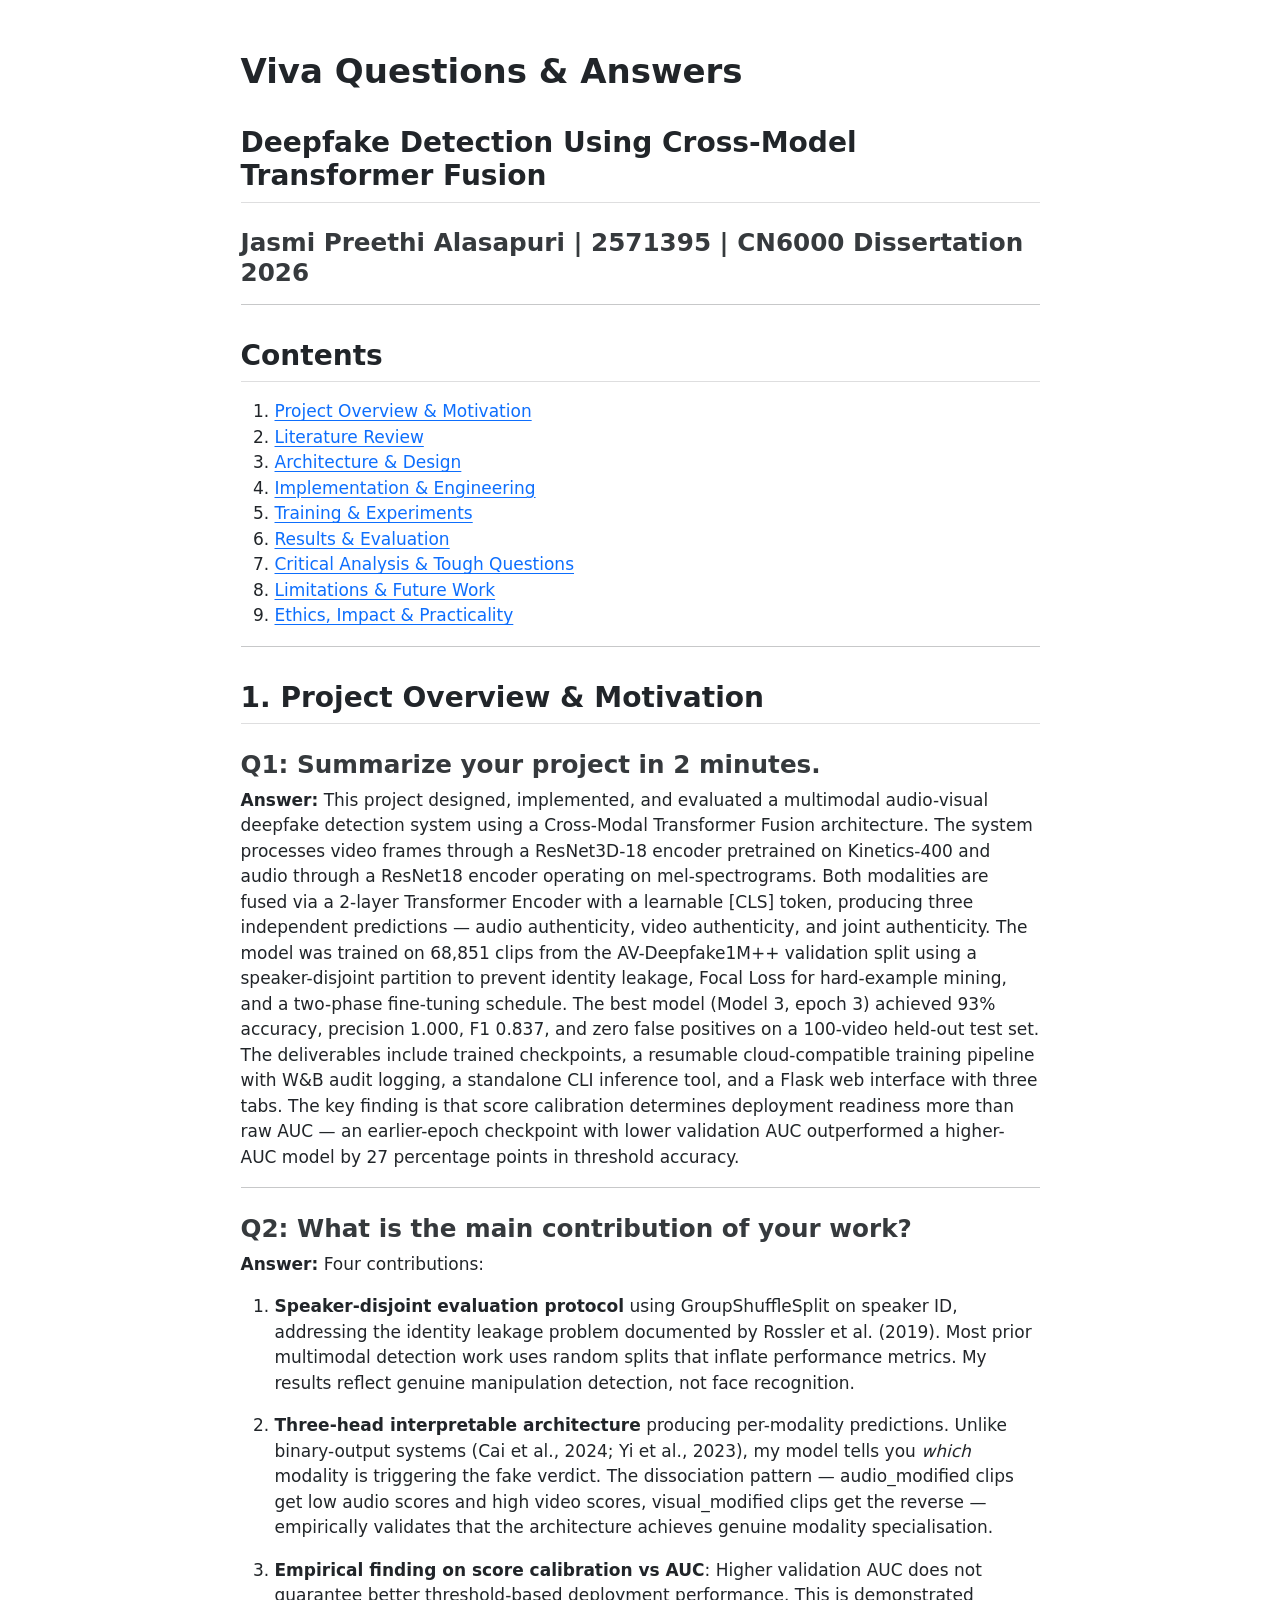
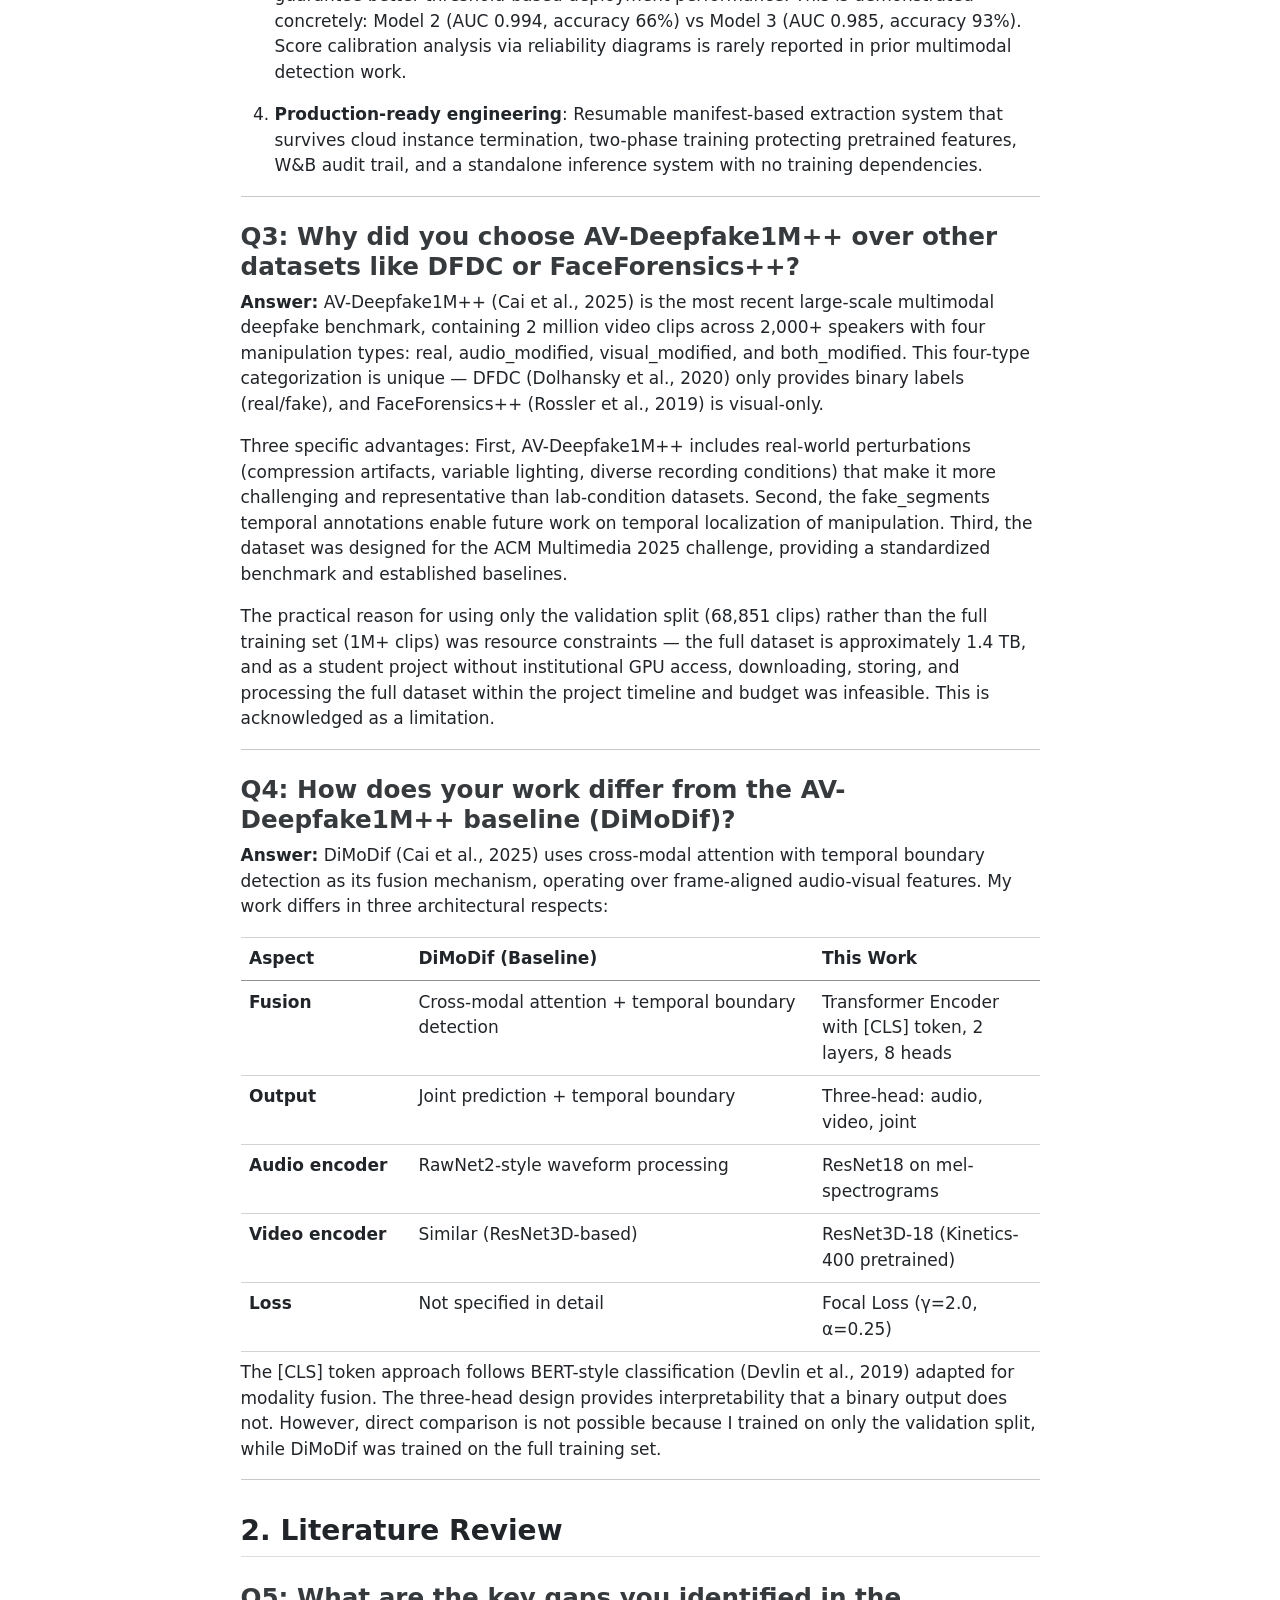
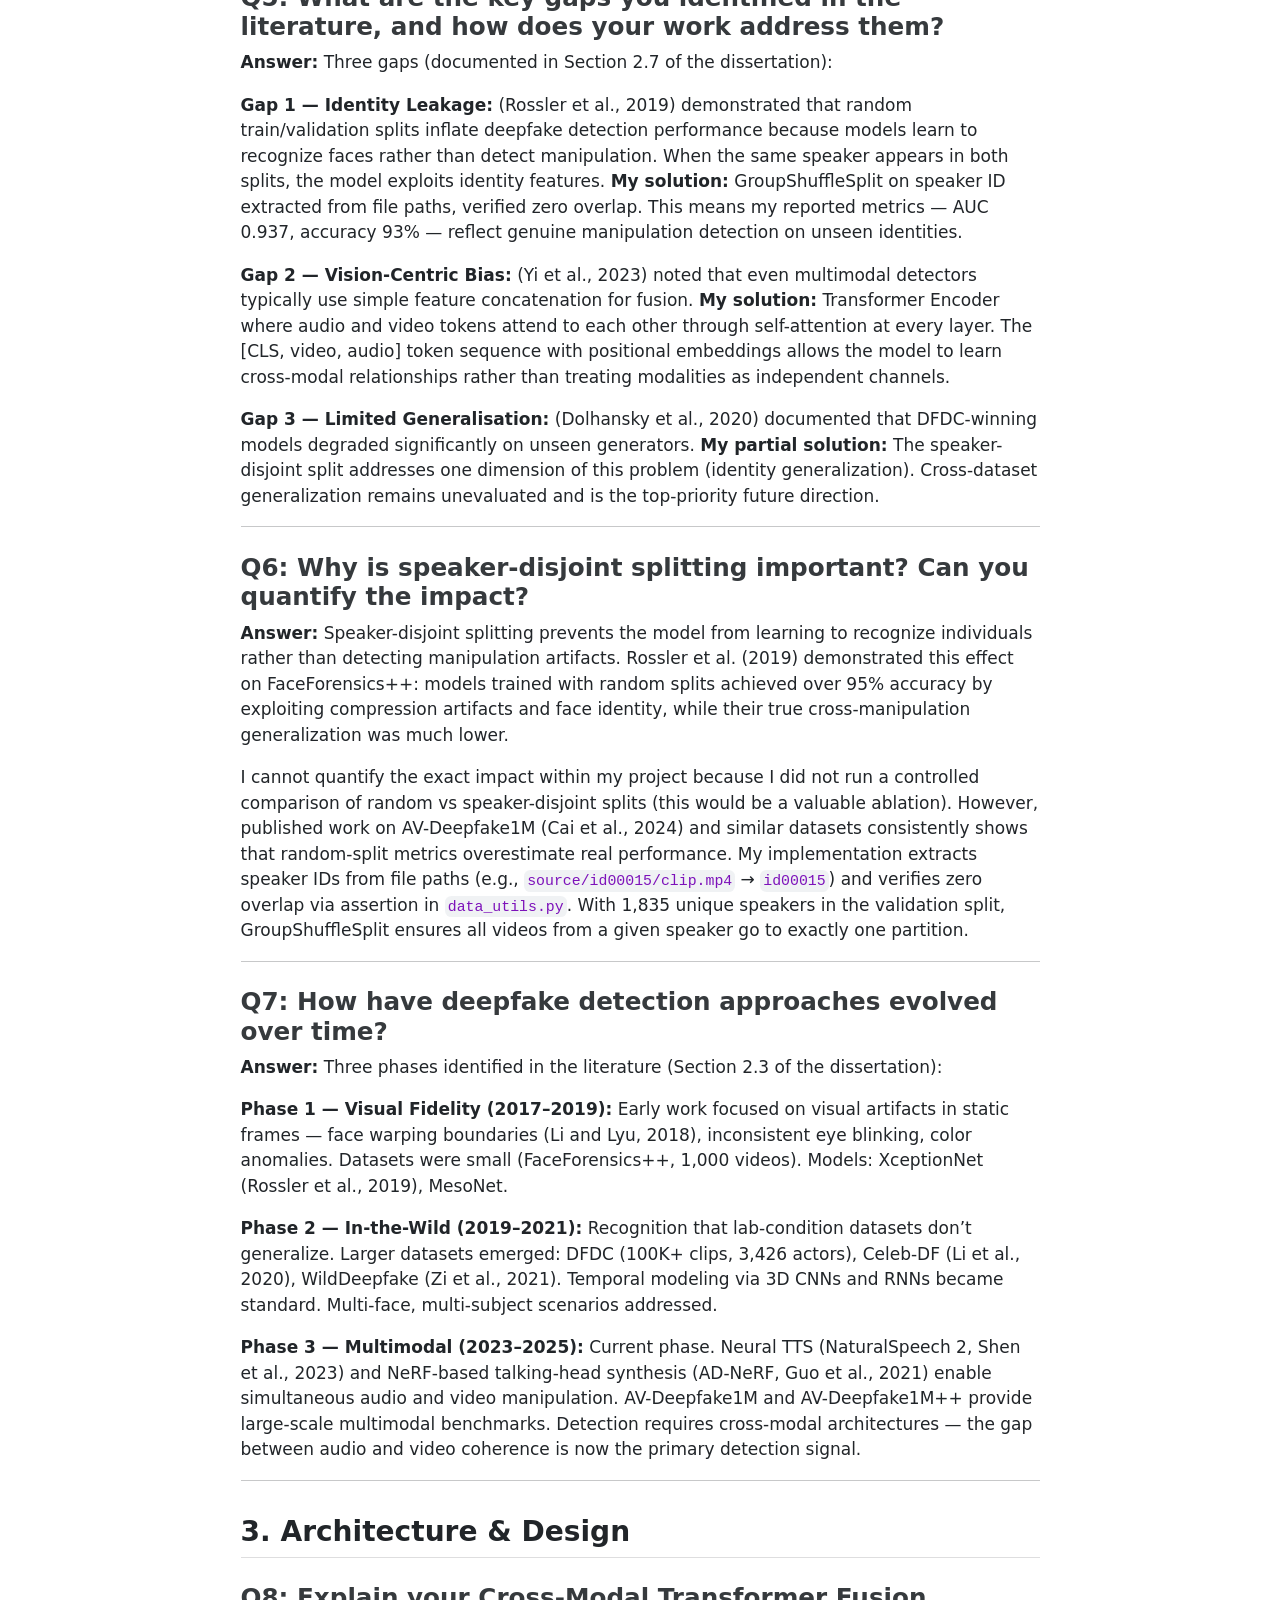
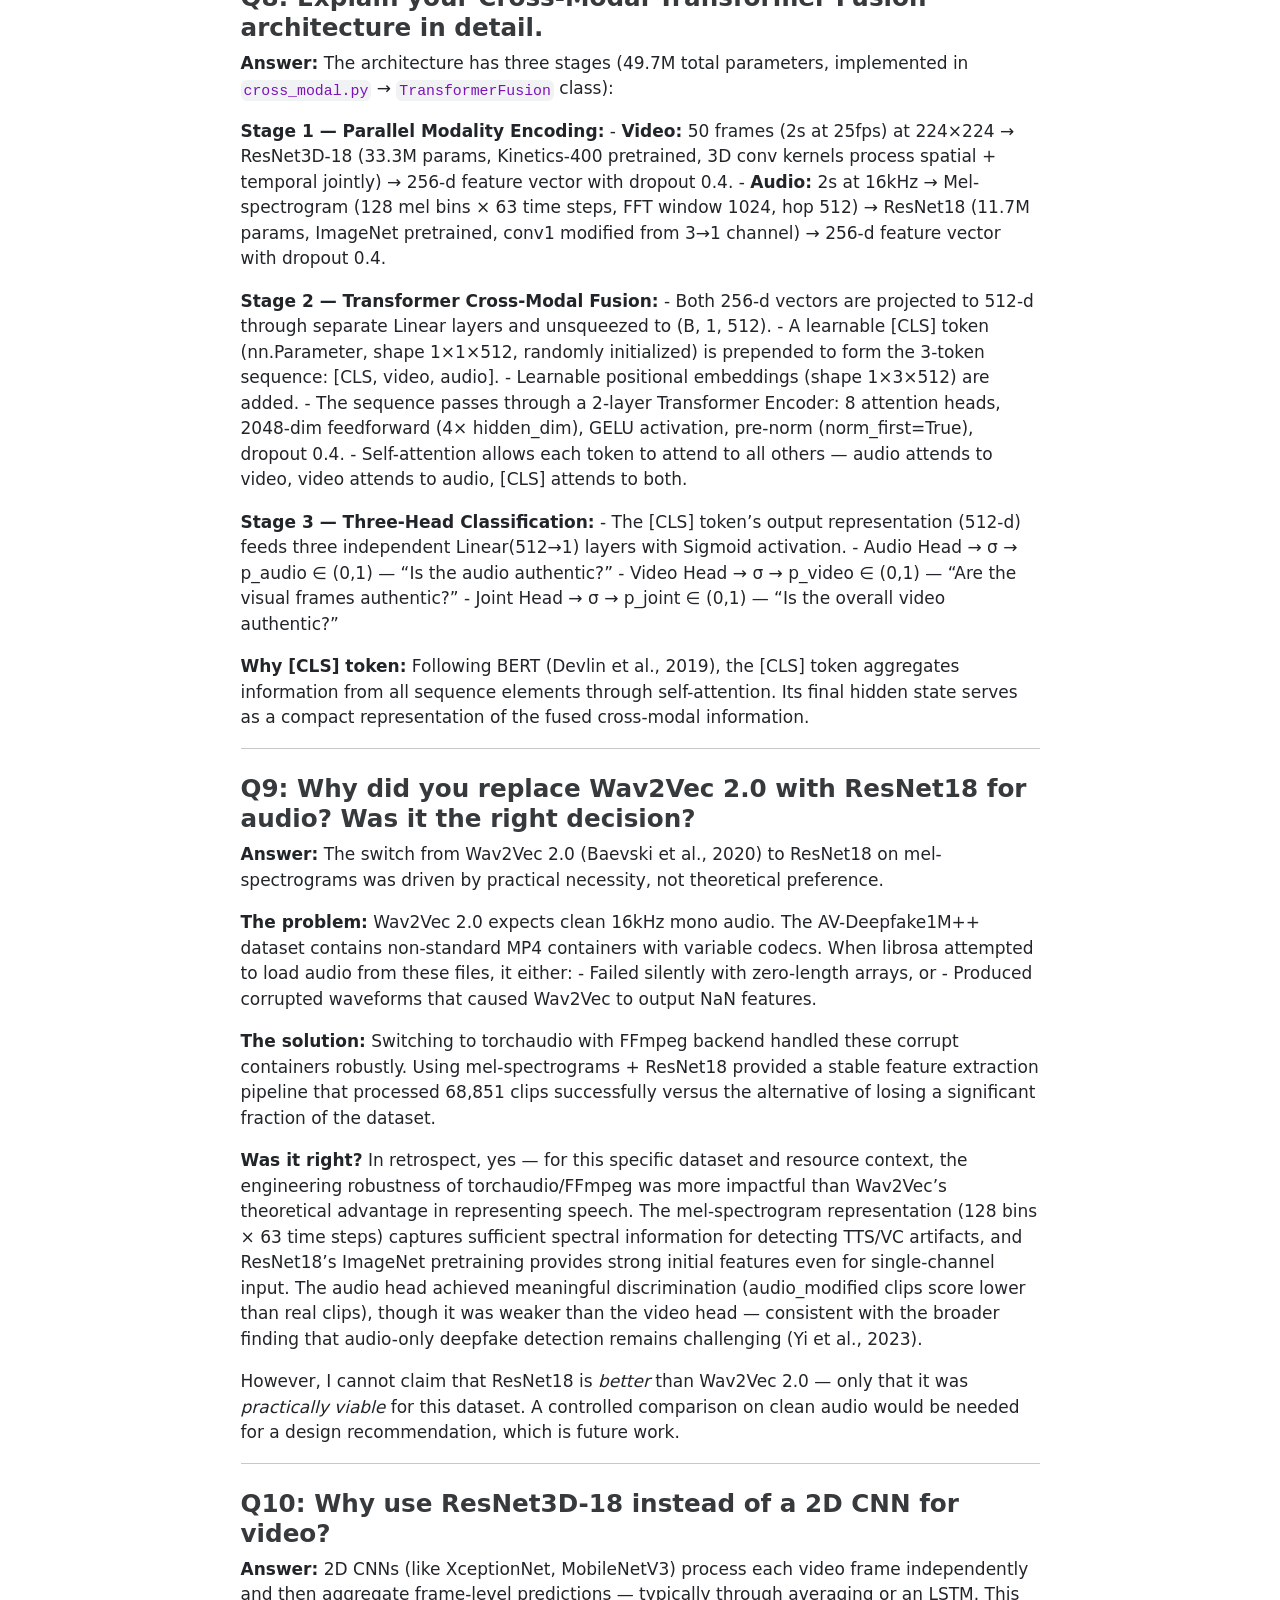
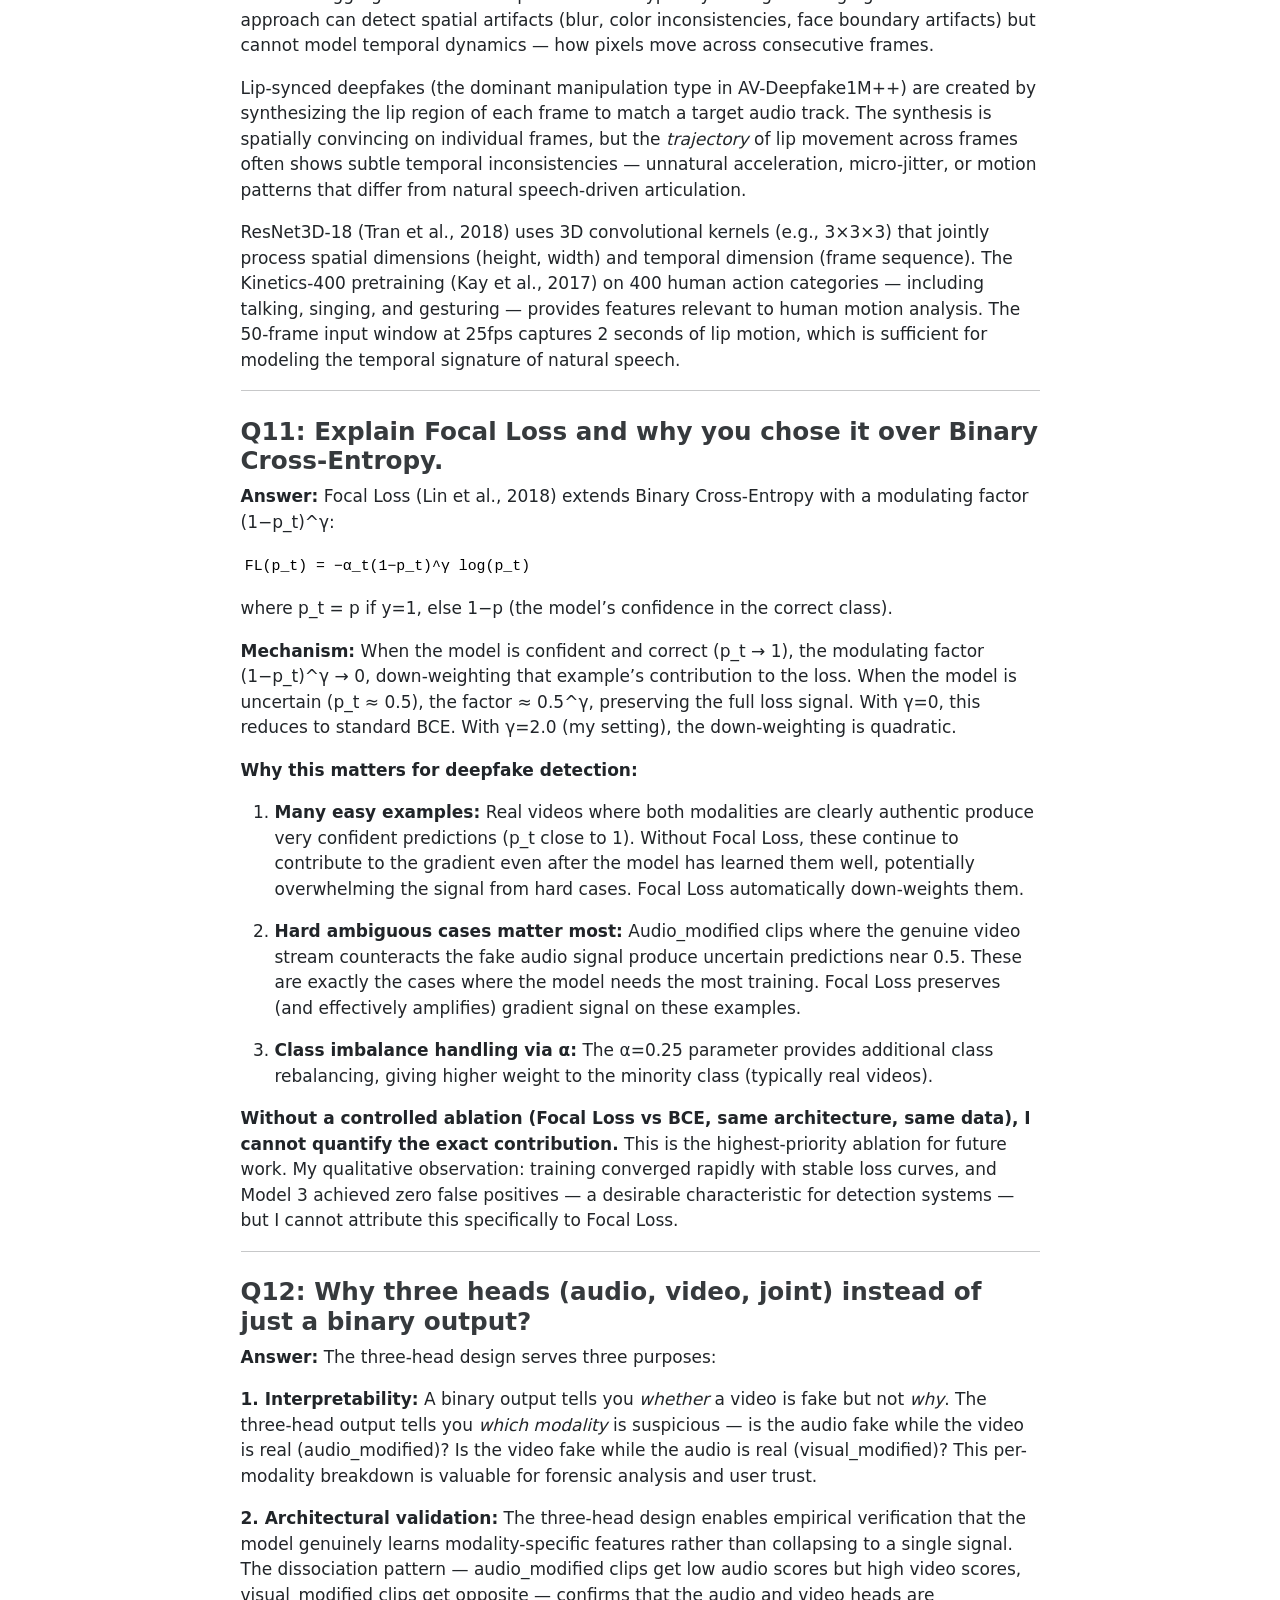
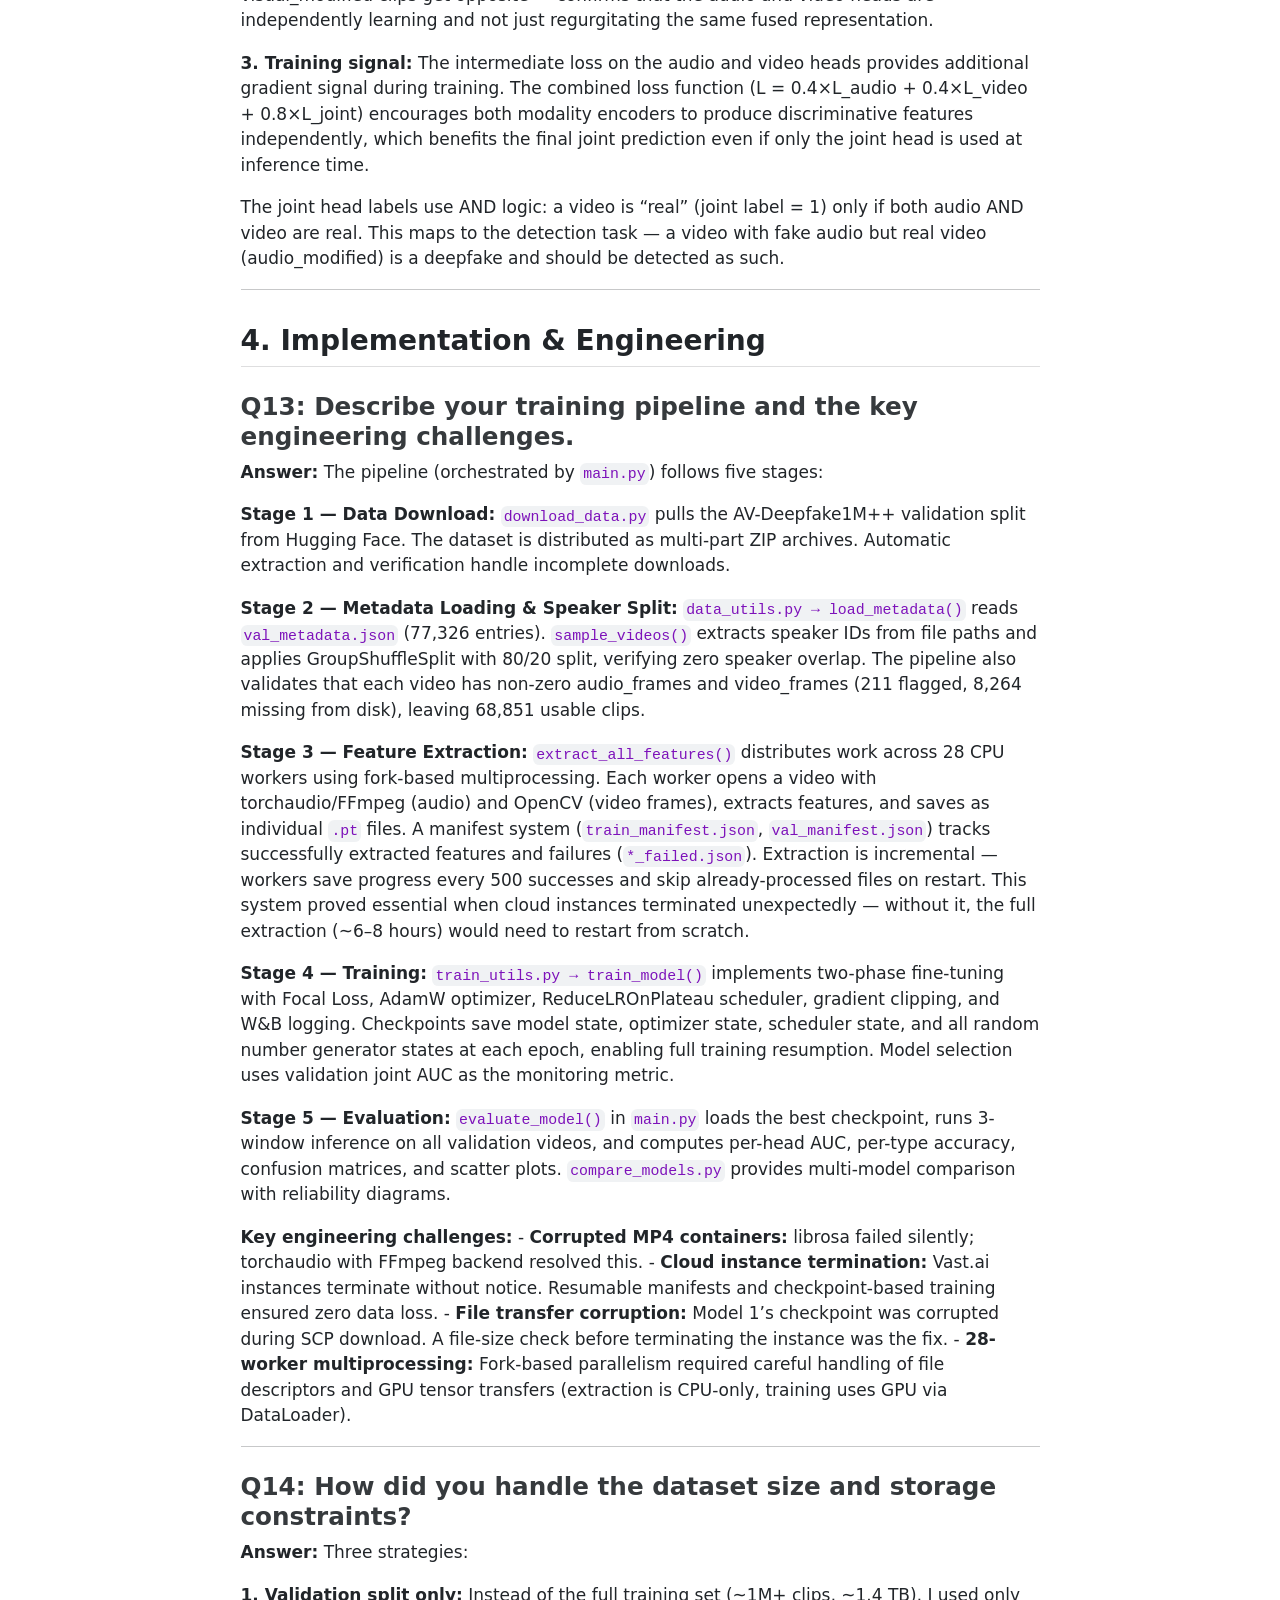
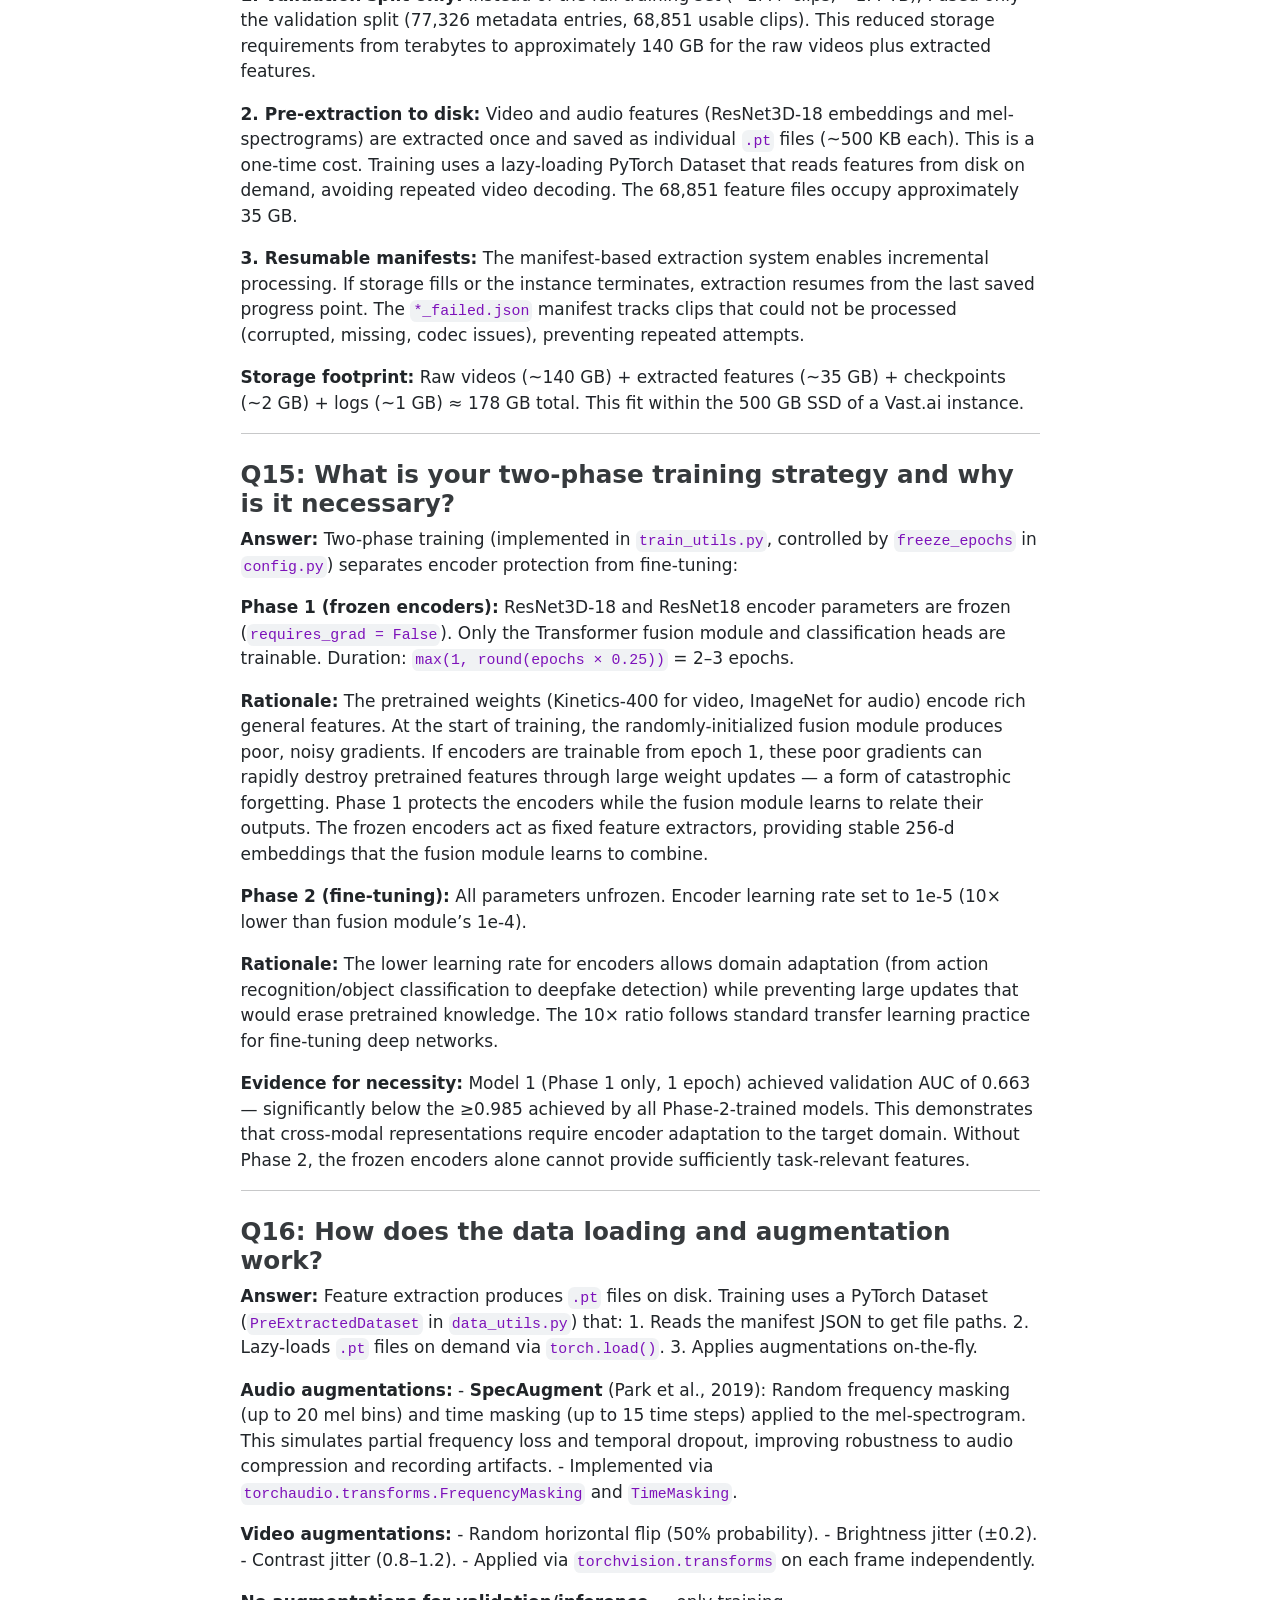
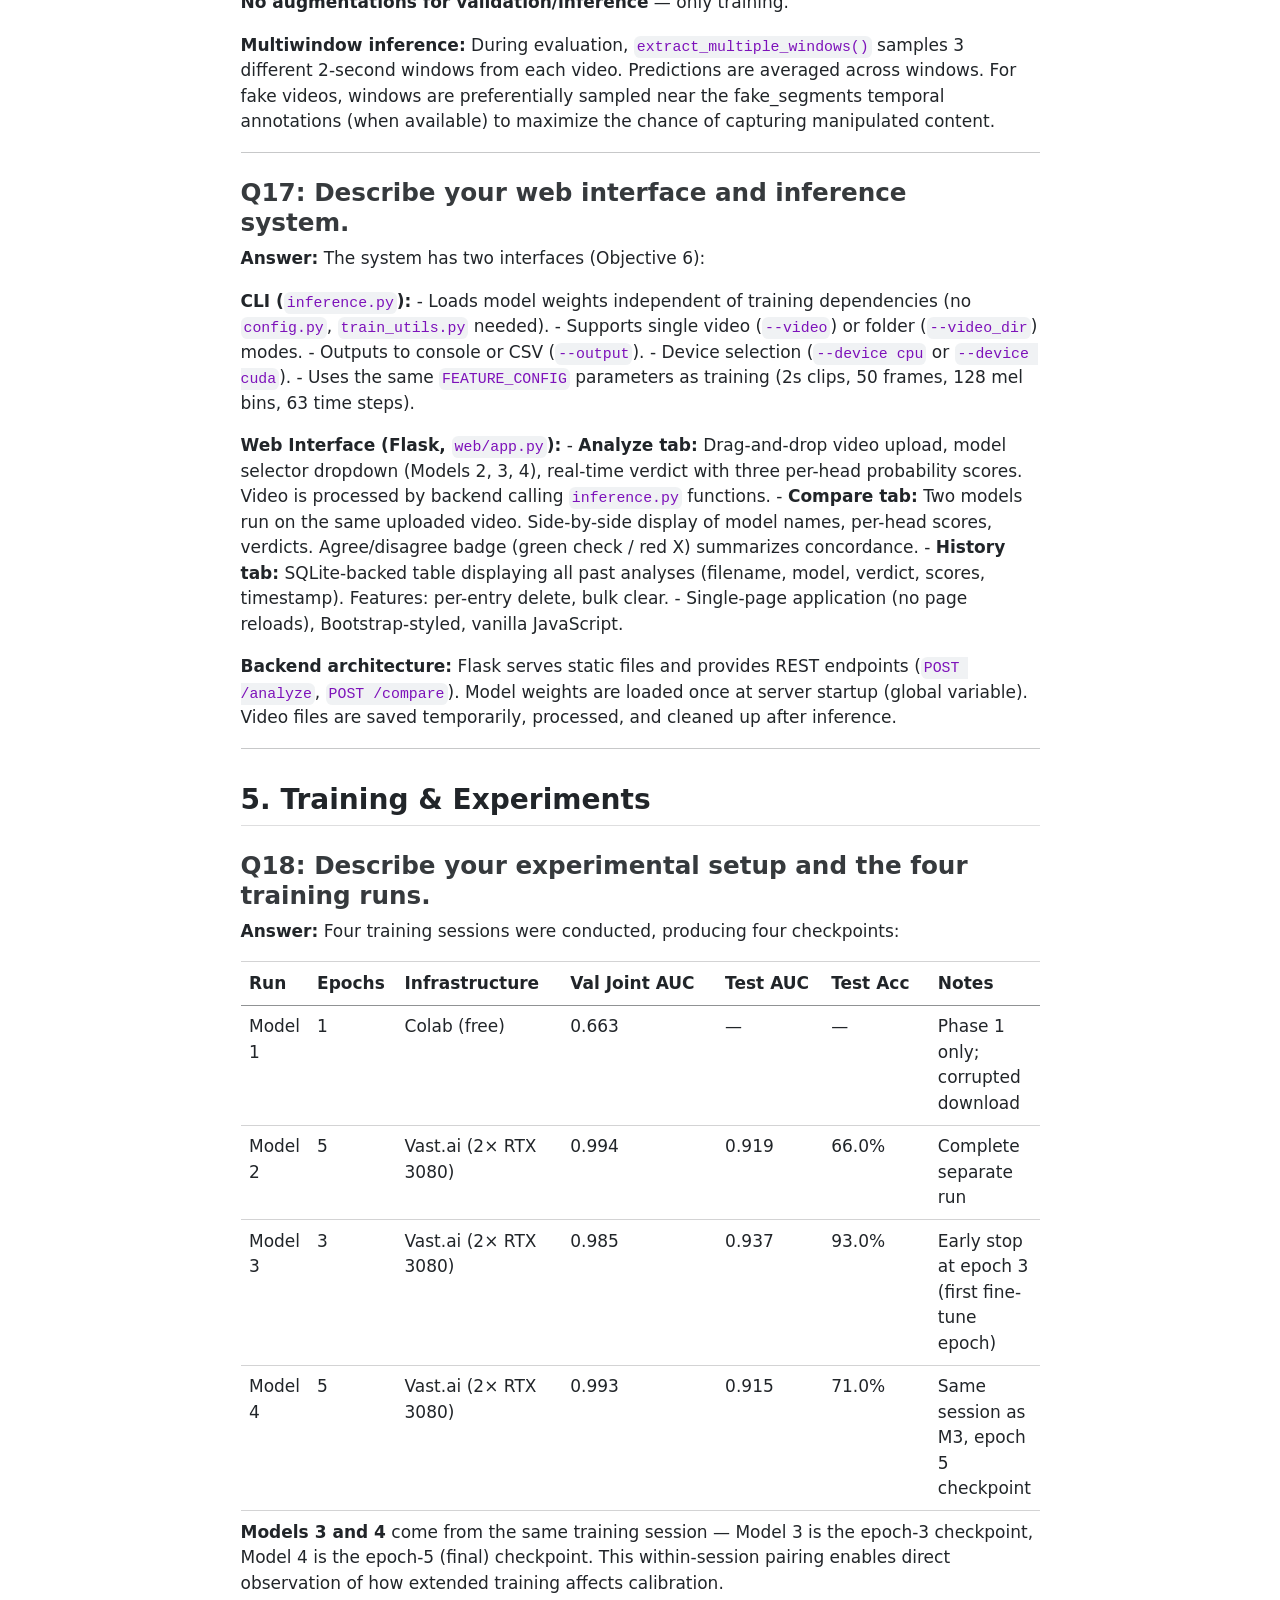
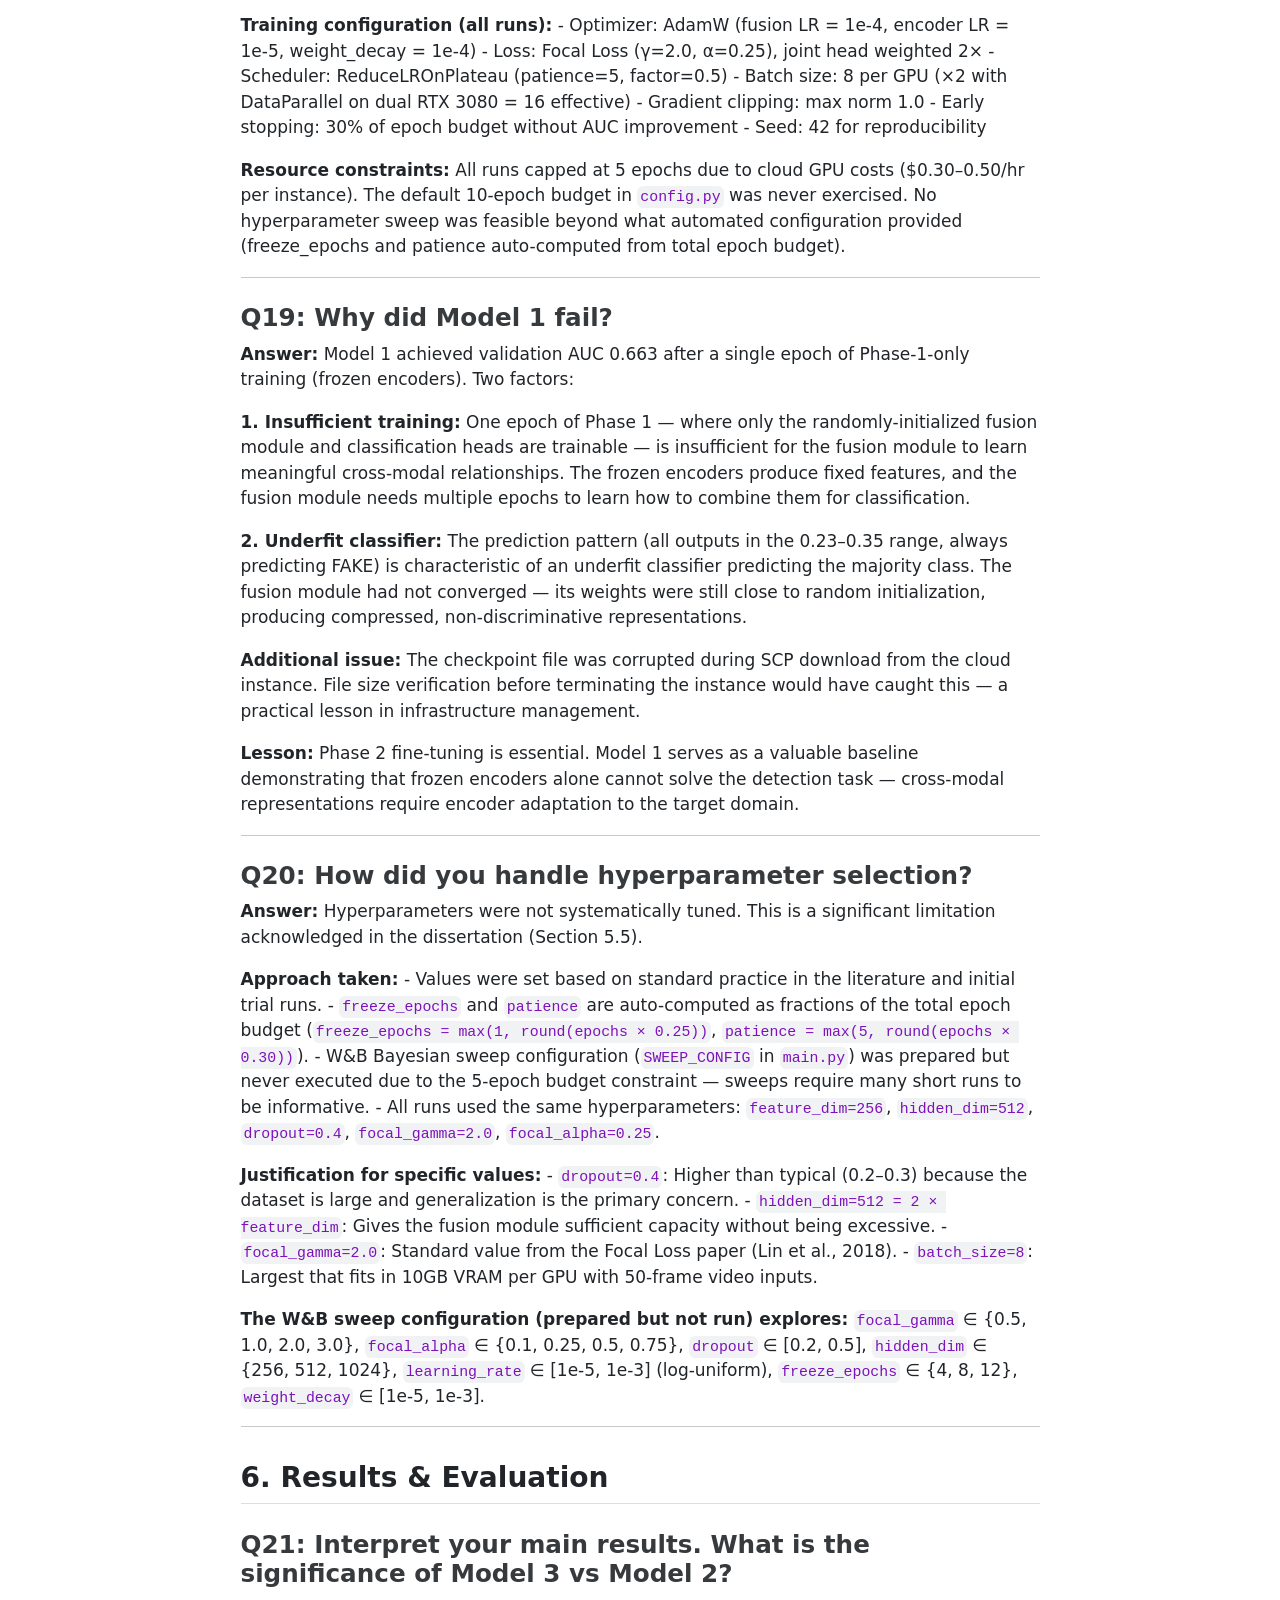
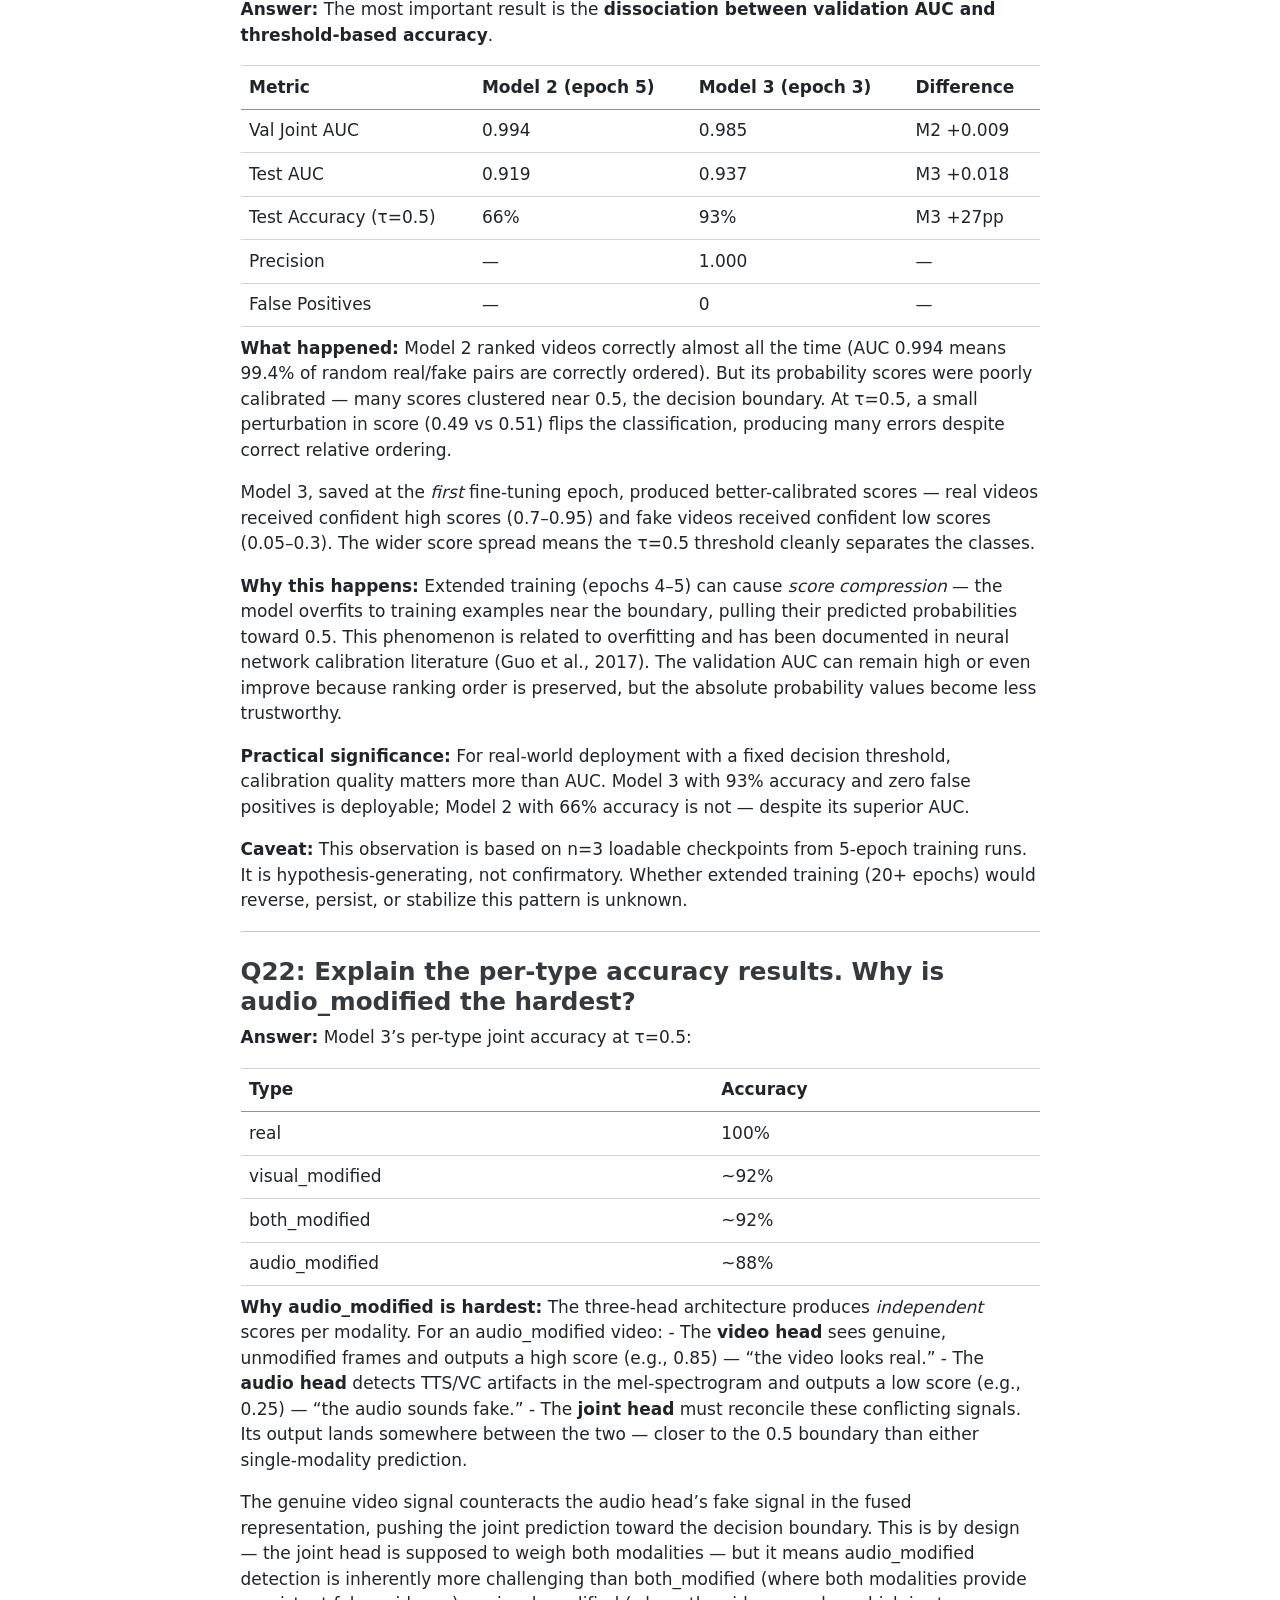
<file: viva_questions.html>
<!DOCTYPE html>
<html xmlns="http://www.w3.org/1999/xhtml" lang="en" xml:lang="en"><head>

<meta charset="utf-8">
<meta name="generator" content="quarto-1.9.37">

<meta name="viewport" content="width=device-width, initial-scale=1.0, user-scalable=yes">


<title>viva_questions</title>
<style>
/* Default styles provided by pandoc.
** See https://pandoc.org/MANUAL.html#variables-for-html for config info.
*/
code{white-space: pre-wrap;}
span.smallcaps{font-variant: small-caps;}
div.columns{display: flex; gap: min(4vw, 1.5em);}
div.column{flex: auto; overflow-x: auto;}
div.hanging-indent{margin-left: 1.5em; text-indent: -1.5em;}
ul.task-list{list-style: none;}
ul.task-list li input[type="checkbox"] {
  width: 0.8em;
  margin: 0 0.8em 0.2em -1em; /* quarto-specific, see https://github.com/quarto-dev/quarto-cli/issues/4556 */ 
  vertical-align: middle;
}
</style>


<script src="viva_questions_files/libs/clipboard/clipboard.min.js"></script>
<script src="viva_questions_files/libs/quarto-html/quarto.js" type="module"></script>
<script src="viva_questions_files/libs/quarto-html/tabsets/tabsets.js" type="module"></script>
<script src="viva_questions_files/libs/quarto-html/popper.min.js"></script>
<script src="viva_questions_files/libs/quarto-html/tippy.umd.min.js"></script>
<script src="viva_questions_files/libs/quarto-html/anchor.min.js"></script>
<link href="viva_questions_files/libs/quarto-html/tippy.css" rel="stylesheet">
<link href="viva_questions_files/libs/quarto-html/quarto-syntax-highlighting-7f8f88aac4f3542376d5c11b86a4c14d.css" rel="stylesheet" id="quarto-text-highlighting-styles">
<script src="viva_questions_files/libs/bootstrap/bootstrap.min.js"></script>
<link href="viva_questions_files/libs/bootstrap/bootstrap-icons.css" rel="stylesheet">
<link href="viva_questions_files/libs/bootstrap/bootstrap-138a6193a3bd40baf1e627da441a4734.min.css" rel="stylesheet" append-hash="true" id="quarto-bootstrap" data-mode="light">


</head>

<body class="fullcontent quarto-light">

<div id="quarto-content" class="page-columns page-rows-contents page-layout-article">

<main class="content" id="quarto-document-content">




<section id="viva-questions-answers" class="level1">
<h1>Viva Questions &amp; Answers</h1>
<section id="deepfake-detection-using-cross-model-transformer-fusion" class="level2">
<h2 class="anchored" data-anchor-id="deepfake-detection-using-cross-model-transformer-fusion">Deepfake Detection Using Cross-Model Transformer Fusion</h2>
<section id="jasmi-preethi-alasapuri-2571395-cn6000-dissertation-2026" class="level3">
<h3 class="anchored" data-anchor-id="jasmi-preethi-alasapuri-2571395-cn6000-dissertation-2026">Jasmi Preethi Alasapuri | 2571395 | CN6000 Dissertation 2026</h3>
<hr>
</section>
</section>
<section id="contents" class="level2">
<h2 class="anchored" data-anchor-id="contents">Contents</h2>
<ol type="1">
<li><a href="#1-project-overview--motivation">Project Overview &amp; Motivation</a></li>
<li><a href="#2-literature-review">Literature Review</a></li>
<li><a href="#3-architecture--design">Architecture &amp; Design</a></li>
<li><a href="#4-implementation--engineering">Implementation &amp; Engineering</a></li>
<li><a href="#5-training--experiments">Training &amp; Experiments</a></li>
<li><a href="#6-results--evaluation">Results &amp; Evaluation</a></li>
<li><a href="#7-critical-analysis--tough-questions">Critical Analysis &amp; Tough Questions</a></li>
<li><a href="#8-limitations--future-work">Limitations &amp; Future Work</a></li>
<li><a href="#9-ethics-impact--practicality">Ethics, Impact &amp; Practicality</a></li>
</ol>
<hr>
</section>
<section id="project-overview-motivation" class="level2">
<h2 class="anchored" data-anchor-id="project-overview-motivation">1. Project Overview &amp; Motivation</h2>
<section id="q1-summarize-your-project-in-2-minutes." class="level3">
<h3 class="anchored" data-anchor-id="q1-summarize-your-project-in-2-minutes.">Q1: Summarize your project in 2 minutes.</h3>
<p><strong>Answer:</strong> This project designed, implemented, and evaluated a multimodal audio-visual deepfake detection system using a Cross-Modal Transformer Fusion architecture. The system processes video frames through a ResNet3D-18 encoder pretrained on Kinetics-400 and audio through a ResNet18 encoder operating on mel-spectrograms. Both modalities are fused via a 2-layer Transformer Encoder with a learnable [CLS] token, producing three independent predictions — audio authenticity, video authenticity, and joint authenticity. The model was trained on 68,851 clips from the AV-Deepfake1M++ validation split using a speaker-disjoint partition to prevent identity leakage, Focal Loss for hard-example mining, and a two-phase fine-tuning schedule. The best model (Model 3, epoch 3) achieved 93% accuracy, precision 1.000, F1 0.837, and zero false positives on a 100-video held-out test set. The deliverables include trained checkpoints, a resumable cloud-compatible training pipeline with W&amp;B audit logging, a standalone CLI inference tool, and a Flask web interface with three tabs. The key finding is that score calibration determines deployment readiness more than raw AUC — an earlier-epoch checkpoint with lower validation AUC outperformed a higher-AUC model by 27 percentage points in threshold accuracy.</p>
<hr>
</section>
<section id="q2-what-is-the-main-contribution-of-your-work" class="level3">
<h3 class="anchored" data-anchor-id="q2-what-is-the-main-contribution-of-your-work">Q2: What is the main contribution of your work?</h3>
<p><strong>Answer:</strong> Four contributions:</p>
<ol type="1">
<li><p><strong>Speaker-disjoint evaluation protocol</strong> using GroupShuffleSplit on speaker ID, addressing the identity leakage problem documented by Rossler et al.&nbsp;(2019). Most prior multimodal detection work uses random splits that inflate performance metrics. My results reflect genuine manipulation detection, not face recognition.</p></li>
<li><p><strong>Three-head interpretable architecture</strong> producing per-modality predictions. Unlike binary-output systems (Cai et al., 2024; Yi et al., 2023), my model tells you <em>which</em> modality is triggering the fake verdict. The dissociation pattern — audio_modified clips get low audio scores and high video scores, visual_modified clips get the reverse — empirically validates that the architecture achieves genuine modality specialisation.</p></li>
<li><p><strong>Empirical finding on score calibration vs AUC</strong>: Higher validation AUC does not guarantee better threshold-based deployment performance. This is demonstrated concretely: Model 2 (AUC 0.994, accuracy 66%) vs Model 3 (AUC 0.985, accuracy 93%). Score calibration analysis via reliability diagrams is rarely reported in prior multimodal detection work.</p></li>
<li><p><strong>Production-ready engineering</strong>: Resumable manifest-based extraction system that survives cloud instance termination, two-phase training protecting pretrained features, W&amp;B audit trail, and a standalone inference system with no training dependencies.</p></li>
</ol>
<hr>
</section>
<section id="q3-why-did-you-choose-av-deepfake1m-over-other-datasets-like-dfdc-or-faceforensics" class="level3">
<h3 class="anchored" data-anchor-id="q3-why-did-you-choose-av-deepfake1m-over-other-datasets-like-dfdc-or-faceforensics">Q3: Why did you choose AV-Deepfake1M++ over other datasets like DFDC or FaceForensics++?</h3>
<p><strong>Answer:</strong> AV-Deepfake1M++ (Cai et al., 2025) is the most recent large-scale multimodal deepfake benchmark, containing 2 million video clips across 2,000+ speakers with four manipulation types: real, audio_modified, visual_modified, and both_modified. This four-type categorization is unique — DFDC (Dolhansky et al., 2020) only provides binary labels (real/fake), and FaceForensics++ (Rossler et al., 2019) is visual-only.</p>
<p>Three specific advantages: First, AV-Deepfake1M++ includes real-world perturbations (compression artifacts, variable lighting, diverse recording conditions) that make it more challenging and representative than lab-condition datasets. Second, the fake_segments temporal annotations enable future work on temporal localization of manipulation. Third, the dataset was designed for the ACM Multimedia 2025 challenge, providing a standardized benchmark and established baselines.</p>
<p>The practical reason for using only the validation split (68,851 clips) rather than the full training set (1M+ clips) was resource constraints — the full dataset is approximately 1.4 TB, and as a student project without institutional GPU access, downloading, storing, and processing the full dataset within the project timeline and budget was infeasible. This is acknowledged as a limitation.</p>
<hr>
</section>
<section id="q4-how-does-your-work-differ-from-the-av-deepfake1m-baseline-dimodif" class="level3">
<h3 class="anchored" data-anchor-id="q4-how-does-your-work-differ-from-the-av-deepfake1m-baseline-dimodif">Q4: How does your work differ from the AV-Deepfake1M++ baseline (DiMoDif)?</h3>
<p><strong>Answer:</strong> DiMoDif (Cai et al., 2025) uses cross-modal attention with temporal boundary detection as its fusion mechanism, operating over frame-aligned audio-visual features. My work differs in three architectural respects:</p>
<table class="caption-top table">
<colgroup>
<col style="width: 21%">
<col style="width: 50%">
<col style="width: 28%">
</colgroup>
<thead>
<tr class="header">
<th>Aspect</th>
<th>DiMoDif (Baseline)</th>
<th>This Work</th>
</tr>
</thead>
<tbody>
<tr class="odd">
<td><strong>Fusion</strong></td>
<td>Cross-modal attention + temporal boundary detection</td>
<td>Transformer Encoder with [CLS] token, 2 layers, 8 heads</td>
</tr>
<tr class="even">
<td><strong>Output</strong></td>
<td>Joint prediction + temporal boundary</td>
<td>Three-head: audio, video, joint</td>
</tr>
<tr class="odd">
<td><strong>Audio encoder</strong></td>
<td>RawNet2-style waveform processing</td>
<td>ResNet18 on mel-spectrograms</td>
</tr>
<tr class="even">
<td><strong>Video encoder</strong></td>
<td>Similar (ResNet3D-based)</td>
<td>ResNet3D-18 (Kinetics-400 pretrained)</td>
</tr>
<tr class="odd">
<td><strong>Loss</strong></td>
<td>Not specified in detail</td>
<td>Focal Loss (γ=2.0, α=0.25)</td>
</tr>
</tbody>
</table>
<p>The [CLS] token approach follows BERT-style classification (Devlin et al., 2019) adapted for modality fusion. The three-head design provides interpretability that a binary output does not. However, direct comparison is not possible because I trained on only the validation split, while DiMoDif was trained on the full training set.</p>
<hr>
</section>
</section>
<section id="literature-review" class="level2">
<h2 class="anchored" data-anchor-id="literature-review">2. Literature Review</h2>
<section id="q5-what-are-the-key-gaps-you-identified-in-the-literature-and-how-does-your-work-address-them" class="level3">
<h3 class="anchored" data-anchor-id="q5-what-are-the-key-gaps-you-identified-in-the-literature-and-how-does-your-work-address-them">Q5: What are the key gaps you identified in the literature, and how does your work address them?</h3>
<p><strong>Answer:</strong> Three gaps (documented in Section 2.7 of the dissertation):</p>
<p><strong>Gap 1 — Identity Leakage:</strong> (Rossler et al., 2019) demonstrated that random train/validation splits inflate deepfake detection performance because models learn to recognize faces rather than detect manipulation. When the same speaker appears in both splits, the model exploits identity features. <strong>My solution:</strong> GroupShuffleSplit on speaker ID extracted from file paths, verified zero overlap. This means my reported metrics — AUC 0.937, accuracy 93% — reflect genuine manipulation detection on unseen identities.</p>
<p><strong>Gap 2 — Vision-Centric Bias:</strong> (Yi et al., 2023) noted that even multimodal detectors typically use simple feature concatenation for fusion. <strong>My solution:</strong> Transformer Encoder where audio and video tokens attend to each other through self-attention at every layer. The [CLS, video, audio] token sequence with positional embeddings allows the model to learn cross-modal relationships rather than treating modalities as independent channels.</p>
<p><strong>Gap 3 — Limited Generalisation:</strong> (Dolhansky et al., 2020) documented that DFDC-winning models degraded significantly on unseen generators. <strong>My partial solution:</strong> The speaker-disjoint split addresses one dimension of this problem (identity generalization). Cross-dataset generalization remains unevaluated and is the top-priority future direction.</p>
<hr>
</section>
<section id="q6-why-is-speaker-disjoint-splitting-important-can-you-quantify-the-impact" class="level3">
<h3 class="anchored" data-anchor-id="q6-why-is-speaker-disjoint-splitting-important-can-you-quantify-the-impact">Q6: Why is speaker-disjoint splitting important? Can you quantify the impact?</h3>
<p><strong>Answer:</strong> Speaker-disjoint splitting prevents the model from learning to recognize individuals rather than detecting manipulation artifacts. Rossler et al.&nbsp;(2019) demonstrated this effect on FaceForensics++: models trained with random splits achieved over 95% accuracy by exploiting compression artifacts and face identity, while their true cross-manipulation generalization was much lower.</p>
<p>I cannot quantify the exact impact within my project because I did not run a controlled comparison of random vs speaker-disjoint splits (this would be a valuable ablation). However, published work on AV-Deepfake1M (Cai et al., 2024) and similar datasets consistently shows that random-split metrics overestimate real performance. My implementation extracts speaker IDs from file paths (e.g., <code>source/id00015/clip.mp4</code> → <code>id00015</code>) and verifies zero overlap via assertion in <code>data_utils.py</code>. With 1,835 unique speakers in the validation split, GroupShuffleSplit ensures all videos from a given speaker go to exactly one partition.</p>
<hr>
</section>
<section id="q7-how-have-deepfake-detection-approaches-evolved-over-time" class="level3">
<h3 class="anchored" data-anchor-id="q7-how-have-deepfake-detection-approaches-evolved-over-time">Q7: How have deepfake detection approaches evolved over time?</h3>
<p><strong>Answer:</strong> Three phases identified in the literature (Section 2.3 of the dissertation):</p>
<p><strong>Phase 1 — Visual Fidelity (2017–2019):</strong> Early work focused on visual artifacts in static frames — face warping boundaries (Li and Lyu, 2018), inconsistent eye blinking, color anomalies. Datasets were small (FaceForensics++, 1,000 videos). Models: XceptionNet (Rossler et al., 2019), MesoNet.</p>
<p><strong>Phase 2 — In-the-Wild (2019–2021):</strong> Recognition that lab-condition datasets don’t generalize. Larger datasets emerged: DFDC (100K+ clips, 3,426 actors), Celeb-DF (Li et al., 2020), WildDeepfake (Zi et al., 2021). Temporal modeling via 3D CNNs and RNNs became standard. Multi-face, multi-subject scenarios addressed.</p>
<p><strong>Phase 3 — Multimodal (2023–2025):</strong> Current phase. Neural TTS (NaturalSpeech 2, Shen et al., 2023) and NeRF-based talking-head synthesis (AD-NeRF, Guo et al., 2021) enable simultaneous audio and video manipulation. AV-Deepfake1M and AV-Deepfake1M++ provide large-scale multimodal benchmarks. Detection requires cross-modal architectures — the gap between audio and video coherence is now the primary detection signal.</p>
<hr>
</section>
</section>
<section id="architecture-design" class="level2">
<h2 class="anchored" data-anchor-id="architecture-design">3. Architecture &amp; Design</h2>
<section id="q8-explain-your-cross-modal-transformer-fusion-architecture-in-detail." class="level3">
<h3 class="anchored" data-anchor-id="q8-explain-your-cross-modal-transformer-fusion-architecture-in-detail.">Q8: Explain your Cross-Modal Transformer Fusion architecture in detail.</h3>
<p><strong>Answer:</strong> The architecture has three stages (49.7M total parameters, implemented in <code>cross_modal.py</code> → <code>TransformerFusion</code> class):</p>
<p><strong>Stage 1 — Parallel Modality Encoding:</strong> - <strong>Video:</strong> 50 frames (2s at 25fps) at 224×224 → ResNet3D-18 (33.3M params, Kinetics-400 pretrained, 3D conv kernels process spatial + temporal jointly) → 256-d feature vector with dropout 0.4. - <strong>Audio:</strong> 2s at 16kHz → Mel-spectrogram (128 mel bins × 63 time steps, FFT window 1024, hop 512) → ResNet18 (11.7M params, ImageNet pretrained, conv1 modified from 3→1 channel) → 256-d feature vector with dropout 0.4.</p>
<p><strong>Stage 2 — Transformer Cross-Modal Fusion:</strong> - Both 256-d vectors are projected to 512-d through separate Linear layers and unsqueezed to (B, 1, 512). - A learnable [CLS] token (nn.Parameter, shape 1×1×512, randomly initialized) is prepended to form the 3-token sequence: [CLS, video, audio]. - Learnable positional embeddings (shape 1×3×512) are added. - The sequence passes through a 2-layer Transformer Encoder: 8 attention heads, 2048-dim feedforward (4× hidden_dim), GELU activation, pre-norm (norm_first=True), dropout 0.4. - Self-attention allows each token to attend to all others — audio attends to video, video attends to audio, [CLS] attends to both.</p>
<p><strong>Stage 3 — Three-Head Classification:</strong> - The [CLS] token’s output representation (512-d) feeds three independent Linear(512→1) layers with Sigmoid activation. - Audio Head → σ → p_audio ∈ (0,1) — “Is the audio authentic?” - Video Head → σ → p_video ∈ (0,1) — “Are the visual frames authentic?” - Joint Head → σ → p_joint ∈ (0,1) — “Is the overall video authentic?”</p>
<p><strong>Why [CLS] token:</strong> Following BERT (Devlin et al., 2019), the [CLS] token aggregates information from all sequence elements through self-attention. Its final hidden state serves as a compact representation of the fused cross-modal information.</p>
<hr>
</section>
<section id="q9-why-did-you-replace-wav2vec-2.0-with-resnet18-for-audio-was-it-the-right-decision" class="level3">
<h3 class="anchored" data-anchor-id="q9-why-did-you-replace-wav2vec-2.0-with-resnet18-for-audio-was-it-the-right-decision">Q9: Why did you replace Wav2Vec 2.0 with ResNet18 for audio? Was it the right decision?</h3>
<p><strong>Answer:</strong> The switch from Wav2Vec 2.0 (Baevski et al., 2020) to ResNet18 on mel-spectrograms was driven by practical necessity, not theoretical preference.</p>
<p><strong>The problem:</strong> Wav2Vec 2.0 expects clean 16kHz mono audio. The AV-Deepfake1M++ dataset contains non-standard MP4 containers with variable codecs. When librosa attempted to load audio from these files, it either: - Failed silently with zero-length arrays, or - Produced corrupted waveforms that caused Wav2Vec to output NaN features.</p>
<p><strong>The solution:</strong> Switching to torchaudio with FFmpeg backend handled these corrupt containers robustly. Using mel-spectrograms + ResNet18 provided a stable feature extraction pipeline that processed 68,851 clips successfully versus the alternative of losing a significant fraction of the dataset.</p>
<p><strong>Was it right?</strong> In retrospect, yes — for this specific dataset and resource context, the engineering robustness of torchaudio/FFmpeg was more impactful than Wav2Vec’s theoretical advantage in representing speech. The mel-spectrogram representation (128 bins × 63 time steps) captures sufficient spectral information for detecting TTS/VC artifacts, and ResNet18’s ImageNet pretraining provides strong initial features even for single-channel input. The audio head achieved meaningful discrimination (audio_modified clips score lower than real clips), though it was weaker than the video head — consistent with the broader finding that audio-only deepfake detection remains challenging (Yi et al., 2023).</p>
<p>However, I cannot claim that ResNet18 is <em>better</em> than Wav2Vec 2.0 — only that it was <em>practically viable</em> for this dataset. A controlled comparison on clean audio would be needed for a design recommendation, which is future work.</p>
<hr>
</section>
<section id="q10-why-use-resnet3d-18-instead-of-a-2d-cnn-for-video" class="level3">
<h3 class="anchored" data-anchor-id="q10-why-use-resnet3d-18-instead-of-a-2d-cnn-for-video">Q10: Why use ResNet3D-18 instead of a 2D CNN for video?</h3>
<p><strong>Answer:</strong> 2D CNNs (like XceptionNet, MobileNetV3) process each video frame independently and then aggregate frame-level predictions — typically through averaging or an LSTM. This approach can detect spatial artifacts (blur, color inconsistencies, face boundary artifacts) but cannot model temporal dynamics — how pixels move across consecutive frames.</p>
<p>Lip-synced deepfakes (the dominant manipulation type in AV-Deepfake1M++) are created by synthesizing the lip region of each frame to match a target audio track. The synthesis is spatially convincing on individual frames, but the <em>trajectory</em> of lip movement across frames often shows subtle temporal inconsistencies — unnatural acceleration, micro-jitter, or motion patterns that differ from natural speech-driven articulation.</p>
<p>ResNet3D-18 (Tran et al., 2018) uses 3D convolutional kernels (e.g., 3×3×3) that jointly process spatial dimensions (height, width) and temporal dimension (frame sequence). The Kinetics-400 pretraining (Kay et al., 2017) on 400 human action categories — including talking, singing, and gesturing — provides features relevant to human motion analysis. The 50-frame input window at 25fps captures 2 seconds of lip motion, which is sufficient for modeling the temporal signature of natural speech.</p>
<hr>
</section>
<section id="q11-explain-focal-loss-and-why-you-chose-it-over-binary-cross-entropy." class="level3">
<h3 class="anchored" data-anchor-id="q11-explain-focal-loss-and-why-you-chose-it-over-binary-cross-entropy.">Q11: Explain Focal Loss and why you chose it over Binary Cross-Entropy.</h3>
<p><strong>Answer:</strong> Focal Loss (Lin et al., 2018) extends Binary Cross-Entropy with a modulating factor (1−p_t)^γ:</p>
<pre><code>FL(p_t) = −α_t(1−p_t)^γ log(p_t)</code></pre>
<p>where p_t = p if y=1, else 1−p (the model’s confidence in the correct class).</p>
<p><strong>Mechanism:</strong> When the model is confident and correct (p_t → 1), the modulating factor (1−p_t)^γ → 0, down-weighting that example’s contribution to the loss. When the model is uncertain (p_t ≈ 0.5), the factor ≈ 0.5^γ, preserving the full loss signal. With γ=0, this reduces to standard BCE. With γ=2.0 (my setting), the down-weighting is quadratic.</p>
<p><strong>Why this matters for deepfake detection:</strong></p>
<ol type="1">
<li><p><strong>Many easy examples:</strong> Real videos where both modalities are clearly authentic produce very confident predictions (p_t close to 1). Without Focal Loss, these continue to contribute to the gradient even after the model has learned them well, potentially overwhelming the signal from hard cases. Focal Loss automatically down-weights them.</p></li>
<li><p><strong>Hard ambiguous cases matter most:</strong> Audio_modified clips where the genuine video stream counteracts the fake audio signal produce uncertain predictions near 0.5. These are exactly the cases where the model needs the most training. Focal Loss preserves (and effectively amplifies) gradient signal on these examples.</p></li>
<li><p><strong>Class imbalance handling via α:</strong> The α=0.25 parameter provides additional class rebalancing, giving higher weight to the minority class (typically real videos).</p></li>
</ol>
<p><strong>Without a controlled ablation (Focal Loss vs BCE, same architecture, same data), I cannot quantify the exact contribution.</strong> This is the highest-priority ablation for future work. My qualitative observation: training converged rapidly with stable loss curves, and Model 3 achieved zero false positives — a desirable characteristic for detection systems — but I cannot attribute this specifically to Focal Loss.</p>
<hr>
</section>
<section id="q12-why-three-heads-audio-video-joint-instead-of-just-a-binary-output" class="level3">
<h3 class="anchored" data-anchor-id="q12-why-three-heads-audio-video-joint-instead-of-just-a-binary-output">Q12: Why three heads (audio, video, joint) instead of just a binary output?</h3>
<p><strong>Answer:</strong> The three-head design serves three purposes:</p>
<p><strong>1. Interpretability:</strong> A binary output tells you <em>whether</em> a video is fake but not <em>why</em>. The three-head output tells you <em>which modality</em> is suspicious — is the audio fake while the video is real (audio_modified)? Is the video fake while the audio is real (visual_modified)? This per-modality breakdown is valuable for forensic analysis and user trust.</p>
<p><strong>2. Architectural validation:</strong> The three-head design enables empirical verification that the model genuinely learns modality-specific features rather than collapsing to a single signal. The dissociation pattern — audio_modified clips get low audio scores but high video scores, visual_modified clips get opposite — confirms that the audio and video heads are independently learning and not just regurgitating the same fused representation.</p>
<p><strong>3. Training signal:</strong> The intermediate loss on the audio and video heads provides additional gradient signal during training. The combined loss function (L = 0.4×L_audio + 0.4×L_video + 0.8×L_joint) encourages both modality encoders to produce discriminative features independently, which benefits the final joint prediction even if only the joint head is used at inference time.</p>
<p>The joint head labels use AND logic: a video is “real” (joint label = 1) only if both audio AND video are real. This maps to the detection task — a video with fake audio but real video (audio_modified) is a deepfake and should be detected as such.</p>
<hr>
</section>
</section>
<section id="implementation-engineering" class="level2">
<h2 class="anchored" data-anchor-id="implementation-engineering">4. Implementation &amp; Engineering</h2>
<section id="q13-describe-your-training-pipeline-and-the-key-engineering-challenges." class="level3">
<h3 class="anchored" data-anchor-id="q13-describe-your-training-pipeline-and-the-key-engineering-challenges.">Q13: Describe your training pipeline and the key engineering challenges.</h3>
<p><strong>Answer:</strong> The pipeline (orchestrated by <code>main.py</code>) follows five stages:</p>
<p><strong>Stage 1 — Data Download:</strong> <code>download_data.py</code> pulls the AV-Deepfake1M++ validation split from Hugging Face. The dataset is distributed as multi-part ZIP archives. Automatic extraction and verification handle incomplete downloads.</p>
<p><strong>Stage 2 — Metadata Loading &amp; Speaker Split:</strong> <code>data_utils.py → load_metadata()</code> reads <code>val_metadata.json</code> (77,326 entries). <code>sample_videos()</code> extracts speaker IDs from file paths and applies GroupShuffleSplit with 80/20 split, verifying zero speaker overlap. The pipeline also validates that each video has non-zero audio_frames and video_frames (211 flagged, 8,264 missing from disk), leaving 68,851 usable clips.</p>
<p><strong>Stage 3 — Feature Extraction:</strong> <code>extract_all_features()</code> distributes work across 28 CPU workers using fork-based multiprocessing. Each worker opens a video with torchaudio/FFmpeg (audio) and OpenCV (video frames), extracts features, and saves as individual <code>.pt</code> files. A manifest system (<code>train_manifest.json</code>, <code>val_manifest.json</code>) tracks successfully extracted features and failures (<code>*_failed.json</code>). Extraction is incremental — workers save progress every 500 successes and skip already-processed files on restart. This system proved essential when cloud instances terminated unexpectedly — without it, the full extraction (~6–8 hours) would need to restart from scratch.</p>
<p><strong>Stage 4 — Training:</strong> <code>train_utils.py → train_model()</code> implements two-phase fine-tuning with Focal Loss, AdamW optimizer, ReduceLROnPlateau scheduler, gradient clipping, and W&amp;B logging. Checkpoints save model state, optimizer state, scheduler state, and all random number generator states at each epoch, enabling full training resumption. Model selection uses validation joint AUC as the monitoring metric.</p>
<p><strong>Stage 5 — Evaluation:</strong> <code>evaluate_model()</code> in <code>main.py</code> loads the best checkpoint, runs 3-window inference on all validation videos, and computes per-head AUC, per-type accuracy, confusion matrices, and scatter plots. <code>compare_models.py</code> provides multi-model comparison with reliability diagrams.</p>
<p><strong>Key engineering challenges:</strong> - <strong>Corrupted MP4 containers:</strong> librosa failed silently; torchaudio with FFmpeg backend resolved this. - <strong>Cloud instance termination:</strong> Vast.ai instances terminate without notice. Resumable manifests and checkpoint-based training ensured zero data loss. - <strong>File transfer corruption:</strong> Model 1’s checkpoint was corrupted during SCP download. A file-size check before terminating the instance was the fix. - <strong>28-worker multiprocessing:</strong> Fork-based parallelism required careful handling of file descriptors and GPU tensor transfers (extraction is CPU-only, training uses GPU via DataLoader).</p>
<hr>
</section>
<section id="q14-how-did-you-handle-the-dataset-size-and-storage-constraints" class="level3">
<h3 class="anchored" data-anchor-id="q14-how-did-you-handle-the-dataset-size-and-storage-constraints">Q14: How did you handle the dataset size and storage constraints?</h3>
<p><strong>Answer:</strong> Three strategies:</p>
<p><strong>1. Validation split only:</strong> Instead of the full training set (~1M+ clips, ~1.4 TB), I used only the validation split (77,326 metadata entries, 68,851 usable clips). This reduced storage requirements from terabytes to approximately 140 GB for the raw videos plus extracted features.</p>
<p><strong>2. Pre-extraction to disk:</strong> Video and audio features (ResNet3D-18 embeddings and mel-spectrograms) are extracted once and saved as individual <code>.pt</code> files (~500 KB each). This is a one-time cost. Training uses a lazy-loading PyTorch Dataset that reads features from disk on demand, avoiding repeated video decoding. The 68,851 feature files occupy approximately 35 GB.</p>
<p><strong>3. Resumable manifests:</strong> The manifest-based extraction system enables incremental processing. If storage fills or the instance terminates, extraction resumes from the last saved progress point. The <code>*_failed.json</code> manifest tracks clips that could not be processed (corrupted, missing, codec issues), preventing repeated attempts.</p>
<p><strong>Storage footprint:</strong> Raw videos (~140 GB) + extracted features (~35 GB) + checkpoints (~2 GB) + logs (~1 GB) ≈ 178 GB total. This fit within the 500 GB SSD of a Vast.ai instance.</p>
<hr>
</section>
<section id="q15-what-is-your-two-phase-training-strategy-and-why-is-it-necessary" class="level3">
<h3 class="anchored" data-anchor-id="q15-what-is-your-two-phase-training-strategy-and-why-is-it-necessary">Q15: What is your two-phase training strategy and why is it necessary?</h3>
<p><strong>Answer:</strong> Two-phase training (implemented in <code>train_utils.py</code>, controlled by <code>freeze_epochs</code> in <code>config.py</code>) separates encoder protection from fine-tuning:</p>
<p><strong>Phase 1 (frozen encoders):</strong> ResNet3D-18 and ResNet18 encoder parameters are frozen (<code>requires_grad = False</code>). Only the Transformer fusion module and classification heads are trainable. Duration: <code>max(1, round(epochs × 0.25))</code> = 2–3 epochs.</p>
<p><strong>Rationale:</strong> The pretrained weights (Kinetics-400 for video, ImageNet for audio) encode rich general features. At the start of training, the randomly-initialized fusion module produces poor, noisy gradients. If encoders are trainable from epoch 1, these poor gradients can rapidly destroy pretrained features through large weight updates — a form of catastrophic forgetting. Phase 1 protects the encoders while the fusion module learns to relate their outputs. The frozen encoders act as fixed feature extractors, providing stable 256-d embeddings that the fusion module learns to combine.</p>
<p><strong>Phase 2 (fine-tuning):</strong> All parameters unfrozen. Encoder learning rate set to 1e-5 (10× lower than fusion module’s 1e-4).</p>
<p><strong>Rationale:</strong> The lower learning rate for encoders allows domain adaptation (from action recognition/object classification to deepfake detection) while preventing large updates that would erase pretrained knowledge. The 10× ratio follows standard transfer learning practice for fine-tuning deep networks.</p>
<p><strong>Evidence for necessity:</strong> Model 1 (Phase 1 only, 1 epoch) achieved validation AUC of 0.663 — significantly below the ≥0.985 achieved by all Phase-2-trained models. This demonstrates that cross-modal representations require encoder adaptation to the target domain. Without Phase 2, the frozen encoders alone cannot provide sufficiently task-relevant features.</p>
<hr>
</section>
<section id="q16-how-does-the-data-loading-and-augmentation-work" class="level3">
<h3 class="anchored" data-anchor-id="q16-how-does-the-data-loading-and-augmentation-work">Q16: How does the data loading and augmentation work?</h3>
<p><strong>Answer:</strong> Feature extraction produces <code>.pt</code> files on disk. Training uses a PyTorch Dataset (<code>PreExtractedDataset</code> in <code>data_utils.py</code>) that: 1. Reads the manifest JSON to get file paths. 2. Lazy-loads <code>.pt</code> files on demand via <code>torch.load()</code>. 3. Applies augmentations on-the-fly.</p>
<p><strong>Audio augmentations:</strong> - <strong>SpecAugment</strong> (Park et al., 2019): Random frequency masking (up to 20 mel bins) and time masking (up to 15 time steps) applied to the mel-spectrogram. This simulates partial frequency loss and temporal dropout, improving robustness to audio compression and recording artifacts. - Implemented via <code>torchaudio.transforms.FrequencyMasking</code> and <code>TimeMasking</code>.</p>
<p><strong>Video augmentations:</strong> - Random horizontal flip (50% probability). - Brightness jitter (±0.2). - Contrast jitter (0.8–1.2). - Applied via <code>torchvision.transforms</code> on each frame independently.</p>
<p><strong>No augmentations for validation/inference</strong> — only training.</p>
<p><strong>Multiwindow inference:</strong> During evaluation, <code>extract_multiple_windows()</code> samples 3 different 2-second windows from each video. Predictions are averaged across windows. For fake videos, windows are preferentially sampled near the fake_segments temporal annotations (when available) to maximize the chance of capturing manipulated content.</p>
<hr>
</section>
<section id="q17-describe-your-web-interface-and-inference-system." class="level3">
<h3 class="anchored" data-anchor-id="q17-describe-your-web-interface-and-inference-system.">Q17: Describe your web interface and inference system.</h3>
<p><strong>Answer:</strong> The system has two interfaces (Objective 6):</p>
<p><strong>CLI (<code>inference.py</code>):</strong> - Loads model weights independent of training dependencies (no <code>config.py</code>, <code>train_utils.py</code> needed). - Supports single video (<code>--video</code>) or folder (<code>--video_dir</code>) modes. - Outputs to console or CSV (<code>--output</code>). - Device selection (<code>--device cpu</code> or <code>--device cuda</code>). - Uses the same <code>FEATURE_CONFIG</code> parameters as training (2s clips, 50 frames, 128 mel bins, 63 time steps).</p>
<p><strong>Web Interface (Flask, <code>web/app.py</code>):</strong> - <strong>Analyze tab:</strong> Drag-and-drop video upload, model selector dropdown (Models 2, 3, 4), real-time verdict with three per-head probability scores. Video is processed by backend calling <code>inference.py</code> functions. - <strong>Compare tab:</strong> Two models run on the same uploaded video. Side-by-side display of model names, per-head scores, verdicts. Agree/disagree badge (green check / red X) summarizes concordance. - <strong>History tab:</strong> SQLite-backed table displaying all past analyses (filename, model, verdict, scores, timestamp). Features: per-entry delete, bulk clear. - Single-page application (no page reloads), Bootstrap-styled, vanilla JavaScript.</p>
<p><strong>Backend architecture:</strong> Flask serves static files and provides REST endpoints (<code>POST /analyze</code>, <code>POST /compare</code>). Model weights are loaded once at server startup (global variable). Video files are saved temporarily, processed, and cleaned up after inference.</p>
<hr>
</section>
</section>
<section id="training-experiments" class="level2">
<h2 class="anchored" data-anchor-id="training-experiments">5. Training &amp; Experiments</h2>
<section id="q18-describe-your-experimental-setup-and-the-four-training-runs." class="level3">
<h3 class="anchored" data-anchor-id="q18-describe-your-experimental-setup-and-the-four-training-runs.">Q18: Describe your experimental setup and the four training runs.</h3>
<p><strong>Answer:</strong> Four training sessions were conducted, producing four checkpoints:</p>
<table class="caption-top table">
<colgroup>
<col style="width: 7%">
<col style="width: 11%">
<col style="width: 21%">
<col style="width: 21%">
<col style="width: 14%">
<col style="width: 14%">
<col style="width: 10%">
</colgroup>
<thead>
<tr class="header">
<th>Run</th>
<th>Epochs</th>
<th>Infrastructure</th>
<th>Val Joint AUC</th>
<th>Test AUC</th>
<th>Test Acc</th>
<th>Notes</th>
</tr>
</thead>
<tbody>
<tr class="odd">
<td>Model 1</td>
<td>1</td>
<td>Colab (free)</td>
<td>0.663</td>
<td>—</td>
<td>—</td>
<td>Phase 1 only; corrupted download</td>
</tr>
<tr class="even">
<td>Model 2</td>
<td>5</td>
<td>Vast.ai (2× RTX 3080)</td>
<td>0.994</td>
<td>0.919</td>
<td>66.0%</td>
<td>Complete separate run</td>
</tr>
<tr class="odd">
<td>Model 3</td>
<td>3</td>
<td>Vast.ai (2× RTX 3080)</td>
<td>0.985</td>
<td>0.937</td>
<td>93.0%</td>
<td>Early stop at epoch 3 (first fine-tune epoch)</td>
</tr>
<tr class="even">
<td>Model 4</td>
<td>5</td>
<td>Vast.ai (2× RTX 3080)</td>
<td>0.993</td>
<td>0.915</td>
<td>71.0%</td>
<td>Same session as M3, epoch 5 checkpoint</td>
</tr>
</tbody>
</table>
<p><strong>Models 3 and 4</strong> come from the same training session — Model 3 is the epoch-3 checkpoint, Model 4 is the epoch-5 (final) checkpoint. This within-session pairing enables direct observation of how extended training affects calibration.</p>
<p><strong>Training configuration (all runs):</strong> - Optimizer: AdamW (fusion LR = 1e-4, encoder LR = 1e-5, weight_decay = 1e-4) - Loss: Focal Loss (γ=2.0, α=0.25), joint head weighted 2× - Scheduler: ReduceLROnPlateau (patience=5, factor=0.5) - Batch size: 8 per GPU (×2 with DataParallel on dual RTX 3080 = 16 effective) - Gradient clipping: max norm 1.0 - Early stopping: 30% of epoch budget without AUC improvement - Seed: 42 for reproducibility</p>
<p><strong>Resource constraints:</strong> All runs capped at 5 epochs due to cloud GPU costs ($0.30–0.50/hr per instance). The default 10-epoch budget in <code>config.py</code> was never exercised. No hyperparameter sweep was feasible beyond what automated configuration provided (freeze_epochs and patience auto-computed from total epoch budget).</p>
<hr>
</section>
<section id="q19-why-did-model-1-fail" class="level3">
<h3 class="anchored" data-anchor-id="q19-why-did-model-1-fail">Q19: Why did Model 1 fail?</h3>
<p><strong>Answer:</strong> Model 1 achieved validation AUC 0.663 after a single epoch of Phase-1-only training (frozen encoders). Two factors:</p>
<p><strong>1. Insufficient training:</strong> One epoch of Phase 1 — where only the randomly-initialized fusion module and classification heads are trainable — is insufficient for the fusion module to learn meaningful cross-modal relationships. The frozen encoders produce fixed features, and the fusion module needs multiple epochs to learn how to combine them for classification.</p>
<p><strong>2. Underfit classifier:</strong> The prediction pattern (all outputs in the 0.23–0.35 range, always predicting FAKE) is characteristic of an underfit classifier predicting the majority class. The fusion module had not converged — its weights were still close to random initialization, producing compressed, non-discriminative representations.</p>
<p><strong>Additional issue:</strong> The checkpoint file was corrupted during SCP download from the cloud instance. File size verification before terminating the instance would have caught this — a practical lesson in infrastructure management.</p>
<p><strong>Lesson:</strong> Phase 2 fine-tuning is essential. Model 1 serves as a valuable baseline demonstrating that frozen encoders alone cannot solve the detection task — cross-modal representations require encoder adaptation to the target domain.</p>
<hr>
</section>
<section id="q20-how-did-you-handle-hyperparameter-selection" class="level3">
<h3 class="anchored" data-anchor-id="q20-how-did-you-handle-hyperparameter-selection">Q20: How did you handle hyperparameter selection?</h3>
<p><strong>Answer:</strong> Hyperparameters were not systematically tuned. This is a significant limitation acknowledged in the dissertation (Section 5.5).</p>
<p><strong>Approach taken:</strong> - Values were set based on standard practice in the literature and initial trial runs. - <code>freeze_epochs</code> and <code>patience</code> are auto-computed as fractions of the total epoch budget (<code>freeze_epochs = max(1, round(epochs × 0.25))</code>, <code>patience = max(5, round(epochs × 0.30))</code>). - W&amp;B Bayesian sweep configuration (<code>SWEEP_CONFIG</code> in <code>main.py</code>) was prepared but never executed due to the 5-epoch budget constraint — sweeps require many short runs to be informative. - All runs used the same hyperparameters: <code>feature_dim=256</code>, <code>hidden_dim=512</code>, <code>dropout=0.4</code>, <code>focal_gamma=2.0</code>, <code>focal_alpha=0.25</code>.</p>
<p><strong>Justification for specific values:</strong> - <code>dropout=0.4</code>: Higher than typical (0.2–0.3) because the dataset is large and generalization is the primary concern. - <code>hidden_dim=512 = 2 × feature_dim</code>: Gives the fusion module sufficient capacity without being excessive. - <code>focal_gamma=2.0</code>: Standard value from the Focal Loss paper (Lin et al., 2018). - <code>batch_size=8</code>: Largest that fits in 10GB VRAM per GPU with 50-frame video inputs.</p>
<p><strong>The W&amp;B sweep configuration (prepared but not run) explores:</strong> <code>focal_gamma</code> ∈ {0.5, 1.0, 2.0, 3.0}, <code>focal_alpha</code> ∈ {0.1, 0.25, 0.5, 0.75}, <code>dropout</code> ∈ [0.2, 0.5], <code>hidden_dim</code> ∈ {256, 512, 1024}, <code>learning_rate</code> ∈ [1e-5, 1e-3] (log-uniform), <code>freeze_epochs</code> ∈ {4, 8, 12}, <code>weight_decay</code> ∈ [1e-5, 1e-3].</p>
<hr>
</section>
</section>
<section id="results-evaluation" class="level2">
<h2 class="anchored" data-anchor-id="results-evaluation">6. Results &amp; Evaluation</h2>
<section id="q21-interpret-your-main-results.-what-is-the-significance-of-model-3-vs-model-2" class="level3">
<h3 class="anchored" data-anchor-id="q21-interpret-your-main-results.-what-is-the-significance-of-model-3-vs-model-2">Q21: Interpret your main results. What is the significance of Model 3 vs Model 2?</h3>
<p><strong>Answer:</strong> The most important result is the <strong>dissociation between validation AUC and threshold-based accuracy</strong>.</p>
<table class="caption-top table">
<thead>
<tr class="header">
<th>Metric</th>
<th>Model 2 (epoch 5)</th>
<th>Model 3 (epoch 3)</th>
<th>Difference</th>
</tr>
</thead>
<tbody>
<tr class="odd">
<td>Val Joint AUC</td>
<td>0.994</td>
<td>0.985</td>
<td>M2 +0.009</td>
</tr>
<tr class="even">
<td>Test AUC</td>
<td>0.919</td>
<td>0.937</td>
<td>M3 +0.018</td>
</tr>
<tr class="odd">
<td>Test Accuracy (τ=0.5)</td>
<td>66%</td>
<td>93%</td>
<td>M3 +27pp</td>
</tr>
<tr class="even">
<td>Precision</td>
<td>—</td>
<td>1.000</td>
<td>—</td>
</tr>
<tr class="odd">
<td>False Positives</td>
<td>—</td>
<td>0</td>
<td>—</td>
</tr>
</tbody>
</table>
<p><strong>What happened:</strong> Model 2 ranked videos correctly almost all the time (AUC 0.994 means 99.4% of random real/fake pairs are correctly ordered). But its probability scores were poorly calibrated — many scores clustered near 0.5, the decision boundary. At τ=0.5, a small perturbation in score (0.49 vs 0.51) flips the classification, producing many errors despite correct relative ordering.</p>
<p>Model 3, saved at the <em>first</em> fine-tuning epoch, produced better-calibrated scores — real videos received confident high scores (0.7–0.95) and fake videos received confident low scores (0.05–0.3). The wider score spread means the τ=0.5 threshold cleanly separates the classes.</p>
<p><strong>Why this happens:</strong> Extended training (epochs 4–5) can cause <em>score compression</em> — the model overfits to training examples near the boundary, pulling their predicted probabilities toward 0.5. This phenomenon is related to overfitting and has been documented in neural network calibration literature (Guo et al., 2017). The validation AUC can remain high or even improve because ranking order is preserved, but the absolute probability values become less trustworthy.</p>
<p><strong>Practical significance:</strong> For real-world deployment with a fixed decision threshold, calibration quality matters more than AUC. Model 3 with 93% accuracy and zero false positives is deployable; Model 2 with 66% accuracy is not — despite its superior AUC.</p>
<p><strong>Caveat:</strong> This observation is based on n=3 loadable checkpoints from 5-epoch training runs. It is hypothesis-generating, not confirmatory. Whether extended training (20+ epochs) would reverse, persist, or stabilize this pattern is unknown.</p>
<hr>
</section>
<section id="q22-explain-the-per-type-accuracy-results.-why-is-audio_modified-the-hardest" class="level3">
<h3 class="anchored" data-anchor-id="q22-explain-the-per-type-accuracy-results.-why-is-audio_modified-the-hardest">Q22: Explain the per-type accuracy results. Why is audio_modified the hardest?</h3>
<p><strong>Answer:</strong> Model 3’s per-type joint accuracy at τ=0.5:</p>
<table class="caption-top table">
<thead>
<tr class="header">
<th>Type</th>
<th>Accuracy</th>
</tr>
</thead>
<tbody>
<tr class="odd">
<td>real</td>
<td>100%</td>
</tr>
<tr class="even">
<td>visual_modified</td>
<td>~92%</td>
</tr>
<tr class="odd">
<td>both_modified</td>
<td>~92%</td>
</tr>
<tr class="even">
<td>audio_modified</td>
<td>~88%</td>
</tr>
</tbody>
</table>
<p><strong>Why audio_modified is hardest:</strong> The three-head architecture produces <em>independent</em> scores per modality. For an audio_modified video: - The <strong>video head</strong> sees genuine, unmodified frames and outputs a high score (e.g., 0.85) — “the video looks real.” - The <strong>audio head</strong> detects TTS/VC artifacts in the mel-spectrogram and outputs a low score (e.g., 0.25) — “the audio sounds fake.” - The <strong>joint head</strong> must reconcile these conflicting signals. Its output lands somewhere between the two — closer to the 0.5 boundary than either single-modality prediction.</p>
<p>The genuine video signal counteracts the audio head’s fake signal in the fused representation, pushing the joint prediction toward the decision boundary. This is by design — the joint head is supposed to weigh both modalities — but it means audio_modified detection is inherently more challenging than both_modified (where both modalities provide consistent fake evidence) or visual_modified (where the video encoder, which is stronger than the audio encoder, provides the primary fake signal).</p>
<p><strong>Why visual_modified is easier:</strong> ResNet3D-18 processes 50 frames as a spatiotemporal volume. Lip-region synthesis in visual_modified clips produces temporal inconsistencies — unnatural motion trajectories, micro-jitter, or discontinuities — that 3D convolutions are well-suited to detect. The Kinetics-400 pretraining on human action categories provides relevant features for analyzing human motion.</p>
<p><strong>The asymmetry (audio_modified harder than visual_modified)</strong> suggests that the mel-spectrogram + ResNet18 audio encoder is less sensitive to TTS/VC artifacts than the ResNet3D-18 video encoder is to visual artifacts. This is consistent with prior work noting that audio-only deepfake detection remains challenging (Yi et al., 2023).</p>
<hr>
</section>
<section id="q23-what-do-the-calibration-curves-show-and-why-are-they-important" class="level3">
<h3 class="anchored" data-anchor-id="q23-what-do-the-calibration-curves-show-and-why-are-they-important">Q23: What do the calibration curves show, and why are they important?</h3>
<p><strong>Answer:</strong> Calibration curves (reliability diagrams, <code>plot_calibration_curves.py</code>) plot predicted probability against observed accuracy:</p>
<ul>
<li><strong>X-axis:</strong> Predicted probability, binned into deciles (0–0.1, 0.1–0.2, …, 0.9–1.0).</li>
<li><strong>Y-axis:</strong> Observed accuracy within each bin — the fraction of videos in that probability range that were truly real.</li>
<li><strong>Diagonal:</strong> Perfect calibration — a prediction of 0.8 should be correct 80% of the time.</li>
</ul>
<p><strong>Model 3’s curve closely follows the diagonal</strong> — it is well-calibrated. A Model 3 score of 0.95 means the video is real approximately 95% of the time. A score of 0.10 means the video is real approximately 10% of the time (i.e., 90% likely fake).</p>
<p><strong>Model 2’s curve deviates</strong>, especially in the middle range (0.4–0.6). The model is underconfident on real videos and overconfident on some fakes. This poor calibration explains the 66% accuracy at τ=0.5 — many real videos score just below 0.5 and many fake videos score just above, despite correct relative ordering.</p>
<p><strong>Why calibration matters for deployment:</strong> 1. <strong>Threshold-based decisions:</strong> Most deployed systems use a fixed threshold. If scores near 0.5 are unreliable, threshold accuracy degrades regardless of AUC. 2. <strong>Confidence interpretation:</strong> Users interpret scores as confidence. A well-calibrated model’s 0.95 genuinely means “95% confident.” A poorly-calibrated model’s 0.95 might only be correct 70% of the time. 3. <strong>Cost-sensitive decisions:</strong> In high-stakes applications (legal evidence, content moderation), knowing the actual reliability of predictions is essential for setting appropriate decision thresholds.</p>
<p><strong>Methodology:</strong> Calibration analysis via reliability diagrams, following (Guo et al., 2017; Niculescu-Mizil and Caruana, 2005). This analysis is rarely reported in prior multimodal deepfake detection work, making it a methodological contribution of this project.</p>
<hr>
</section>
<section id="q24-how-reliable-are-your-results-given-the-100-video-test-set" class="level3">
<h3 class="anchored" data-anchor-id="q24-how-reliable-are-your-results-given-the-100-video-test-set">Q24: How reliable are your results given the 100-video test set?</h3>
<p><strong>Answer:</strong> Not statistically reliable. The test set contains only 25 videos per manipulation type. A single misclassification changes per-type accuracy by 4 percentage points. Confidence intervals around the reported test AUC of 0.937 would be approximately ±0.05 at 95% confidence (using DeLong’s method for AUC variance estimation).</p>
<p><strong>What can be concluded:</strong> - The model clearly outperforms random chance (AUC &gt; 0.5 by a wide margin). - The relative ranking of models (M3 &gt; M4 &gt; M2 by test accuracy) is suggestive but not statistically significant. - Zero false positives in Model 3 is encouraging but could change with a single classification — if one more fake video scored just below 0.5, precision would change. - Per-type accuracy differences (audio_modified at 88% vs visual_modified at 92%) may not be statistically significant given n=25 per type.</p>
<p><strong>What cannot be concluded:</strong> - The exact performance level (93% ± ?). - That Model 3 is definitively better than Model 4 for all possible held-out speakers. - That the per-type accuracy ordering would persist on a larger, more diverse test set.</p>
<p><strong>Mitigation:</strong> All conclusions are qualified with this limitation. The results are presented as <em>observations from a small experiment</em> rather than as <em>established findings</em>. A test set of at least 500 videos per manipulation type (2,000 total) would be needed for reliable estimates, as recommended by Dolhansky et al.&nbsp;(2020) for deepfake detection evaluation.</p>
<hr>
</section>
<section id="q25-what-metrics-did-you-use-and-why-what-are-their-limitations" class="level3">
<h3 class="anchored" data-anchor-id="q25-what-metrics-did-you-use-and-why-what-are-their-limitations">Q25: What metrics did you use and why? What are their limitations?</h3>
<p><strong>Answer:</strong></p>
<table class="caption-top table">
<colgroup>
<col style="width: 17%">
<col style="width: 36%">
<col style="width: 21%">
<col style="width: 25%">
</colgroup>
<thead>
<tr class="header">
<th>Metric</th>
<th>What it measures</th>
<th>Why used</th>
<th>Limitation</th>
</tr>
</thead>
<tbody>
<tr class="odd">
<td><strong>AUC</strong></td>
<td>Ranking ability (threshold-independent)</td>
<td>Standard in detection literature; handles class imbalance</td>
<td>Says nothing about threshold performance; a model with AUC 0.99 can fail at any specific threshold</td>
</tr>
<tr class="even">
<td><strong>Accuracy (τ=0.5)</strong></td>
<td>Correct classifications at default threshold</td>
<td>Intuitive; practical deployment metric</td>
<td>Highly dependent on threshold choice; 0.5 may not be optimal</td>
</tr>
<tr class="odd">
<td><strong>Precision</strong></td>
<td>Fraction of fake predictions that are truly fake</td>
<td>Critical for low-FP applications (legal, moderation)</td>
<td>Doesn’t measure recall — a model predicting “real” always has undefined precision but no utility</td>
</tr>
<tr class="even">
<td><strong>F1 Score</strong></td>
<td>Harmonic mean of precision and recall</td>
<td>Balances FP and FN</td>
<td>Assumes equal cost for FP and FN, which is rarely true in practice</td>
</tr>
<tr class="odd">
<td><strong>Calibration curves</strong></td>
<td>Alignment of predicted probabilities with observed correctness</td>
<td>Assesses deployment readiness</td>
<td>Requires binned data; sensitive to binning strategy</td>
</tr>
</tbody>
</table>
<p><strong>What I did NOT use but should have:</strong> - <strong>t-DCF (tandem Detection Cost Function):</strong> Standard in speaker verification (ASVspoof). Measures combined cost of missed detections and false alarms with application-specific cost weights. More relevant for deployment than AUC or accuracy. - <strong>ECE (Expected Calibration Error):</strong> A single-number summary of calibration quality that would complement the reliability diagrams.</p>
<p><strong>Recommendation for future evaluation:</strong> Report AUC for comparability with literature, but also report t-DCF or ECE for deployment relevance. Calibration curves should be standard practice in detection papers.</p>
<hr>
</section>
</section>
<section id="critical-analysis-tough-questions" class="level2">
<h2 class="anchored" data-anchor-id="critical-analysis-tough-questions">7. Critical Analysis &amp; Tough Questions</h2>
<section id="q26-you-trained-on-only-the-validation-split-and-evaluated-on-100-videos.-why-should-anyone-trust-these-results" class="level3">
<h3 class="anchored" data-anchor-id="q26-you-trained-on-only-the-validation-split-and-evaluated-on-100-videos.-why-should-anyone-trust-these-results">Q26: You trained on only the validation split and evaluated on 100 videos. Why should anyone trust these results?</h3>
<p><strong>Answer:</strong> This is a fair and important criticism. The honest answer is: these results should be treated as <strong>preliminary observations from a resource-constrained student project</strong>, not as established findings suitable for publication or deployment.</p>
<p><strong>Mitigating factors:</strong> 1. <strong>Speaker-disjoint split:</strong> Despite the small scale, the evaluation protocol is rigorous — zero speaker overlap between training and test sets. The results reflect genuine generalization to unseen identities, which is a stricter test than many published benchmarks that use random splits. 2. <strong>Internal consistency:</strong> The finding that score calibration degrades with extended training (M3 &gt; M4 despite same session) is internally consistent and matches known neural network calibration behavior (Guo et al., 2017). It is a plausible hypothesis even if not statistically confirmed. 3. <strong>Qualitative architectural insights:</strong> The modality dissociation pattern (audio_modified = low audio score + high video score) is a qualitative finding that depends on architecture design, not test set size. It demonstrates the three-head architecture works as designed, regardless of the exact accuracy numbers.</p>
<p><strong>What I would do differently with more resources:</strong> - Train on the full AV-Deepfake1M++ training split (1M+ clips). - Evaluate on the official challenge test set with thousands of videos. - Run 5-fold cross-validation with different speaker partitions. - Report confidence intervals on all metrics. - This is all future work (Section 6.4).</p>
<hr>
</section>
<section id="q27-without-ablation-studies-how-do-you-know-which-component-contributed-to-performance" class="level3">
<h3 class="anchored" data-anchor-id="q27-without-ablation-studies-how-do-you-know-which-component-contributed-to-performance">Q27: Without ablation studies, how do you know which component contributed to performance?</h3>
<p><strong>Answer:</strong> I don’t. This is the most significant limitation of the project (Section 5.5).</p>
<p><strong>What I can say:</strong> - The full system works — 93% accuracy, zero false positives. This is a valid engineering result. - Phase 2 fine-tuning is demonstrably essential — the ablation exists in the form of Model 1 (Phase 1 only, AUC 0.663 vs ≥0.915). - The three-head architecture shows qualitative evidence of modality specialisation via the dissociation pattern. - The Transformer fusion’s advantage over MLP fusion is not demonstrated — this requires a controlled comparison.</p>
<p><strong>What I cannot say:</strong> - Whether Focal Loss improves over BCE. - Whether Transformer fusion improves over MLP or simple concatenation. - Whether ResNet3D-18 improves over a 2D CNN + temporal pooling. - Whether full-frame encoding improves over lip-region crops.</p>
<p><strong>My defense:</strong> Ablation studies require controlled experiments that keep all variables constant except the one being tested. This means multiple full training runs per ablation target. With each training run costing ~$15–25 and requiring 6–8 hours, a comprehensive ablation study (3 components × 2 variants each = 6 extra runs = $90–150) exceeded the cloud GPU budget for this project. The dissertation explicitly identifies this as the highest-priority future work and does not claim attribution to specific components.</p>
<hr>
</section>
<section id="q28-your-test-set-was-only-100-videos-from-the-same-dataset-split.-doesnt-this-mean-your-results-could-be-highly-optimistic" class="level3">
<h3 class="anchored" data-anchor-id="q28-your-test-set-was-only-100-videos-from-the-same-dataset-split.-doesnt-this-mean-your-results-could-be-highly-optimistic">Q28: Your test set was only 100 videos from the same dataset split. Doesn’t this mean your results could be highly optimistic?</h3>
<p><strong>Answer:</strong> Yes, this is a genuine concern. There are two separate issues:</p>
<p><strong>1. Test set size (statistical reliability):</strong> With n=100 (25 per type), the confidence intervals are wide. A single misclassification changes accuracy by 1 percentage point overall and 4 percentage points per type. This is addressed in Q24.</p>
<p><strong>2. Same-distribution evaluation (generalization):</strong> Training and testing on different random splits of the same dataset (even with speaker-disjoint partitioning) is not as rigorous as testing on a completely different dataset with different recording conditions, generators, and speakers. Deepfake detectors are known to overfit to dataset-specific artifacts — lighting conditions, compression codecs, camera models, background environments — that are shared across splits within the same dataset (Dolhansky et al., 2020).</p>
<p><strong>Mitigation:</strong> The speaker-disjoint split addresses <em>identity</em> overfitting (same person in train and test), but not <em>dataset</em> overfitting (same recording pipeline, same codecs, same generators across the entire dataset). Cross-dataset evaluation on FakeAVCeleb or DFDC would test this, and it is the second-priority future direction.</p>
<p><strong>Honest assessment:</strong> The 93% accuracy on the test set should be interpreted as “the model learned to detect manipulations produced by the AV-Deepfake1M++ generation pipeline, on speakers not seen during training” — not as “the model can detect any deepfake from any source.” This distinction is important and is clearly stated in the dissertation’s limitations section.</p>
<hr>
</section>
<section id="q29-you-claim-zero-false-positives-but-with-only-25-real-videos-in-the-test-set-this-could-be-coincidence.-whats-the-lower-bound" class="level3">
<h3 class="anchored" data-anchor-id="q29-you-claim-zero-false-positives-but-with-only-25-real-videos-in-the-test-set-this-could-be-coincidence.-whats-the-lower-bound">Q29: You claim “zero false positives” but with only 25 real videos in the test set, this could be coincidence. What’s the lower bound?</h3>
<p><strong>Answer:</strong> Correct. With 25 real test videos, “zero false positives” means the observed false positive rate is 0/25 = 0%. But the true false positive rate could be as high as ~11.3% at a 95% confidence level, based on the rule of three: with 0 successes in n trials, the 95% CI upper bound is approximately 3/n.</p>
<p><strong>Calculation:</strong> 3/25 = 0.12, so the 95% confidence interval for the false positive rate is approximately [0%, 12%]. This means the true false positive rate could be anywhere from 0% to 12% — a wide range.</p>
<p><strong>What this means:</strong> The finding “zero false positives” should be presented as “zero false positives observed on a 25-real-video test set” — not as “the model produces zero false positives in general.” With a test set of 25 real videos, this is a preliminary observation, not a deployment guarantee. A test set of at least 500 real videos would be needed to establish a false positive rate with reasonable confidence.</p>
<p>This limitation is documented in Section 5.5 of the dissertation.</p>
<hr>
</section>
<section id="q30-your-work-claims-interpretability-via-three-heads-but-how-interpretable-are-the-scores-really-to-a-non-expert" class="level3">
<h3 class="anchored" data-anchor-id="q30-your-work-claims-interpretability-via-three-heads-but-how-interpretable-are-the-scores-really-to-a-non-expert">Q30: Your work claims interpretability via three heads, but how interpretable are the scores really to a non-expert?</h3>
<p><strong>Answer:</strong> This is an important scope question. The three-head output provides <strong>modality-level interpretability</strong>: it tells you <em>which modality</em> (audio, video, or both) is driving the fake signal. This is a meaningful improvement over binary output (“this video is fake”), but it is not <em>explainable AI</em> in the sense of highlighting specific regions or time segments.</p>
<p><strong>What it can tell you:</strong> - “This video’s audio is likely fake, but the video appears genuine” → audio_modified detection. This is actionable — it tells a forensic analyst to focus on the audio track. - “Both audio and video appear manipulated” → both_modified detection. Higher confidence since evidence from both modalities agrees.</p>
<p><strong>What it cannot tell you:</strong> - Which specific frames or audio segments contain the manipulation. - What type of artifact (spectral irregularity, motion inconsistency) was detected. - Why a particular score was assigned.</p>
<p><strong>The gap:</strong> True interpretability for deepfake detection would involve attention maps over video frames (showing which lip regions triggered the detection) and saliency maps over spectrograms (showing which frequency bands or time segments contained TTS artifacts). These are not implemented in the current system. The three-head architecture is a first step toward interpretability — showing <em>which modality</em> is affected — but should not be confused with full explainability.</p>
<hr>
</section>
<section id="q31-if-you-had-to-do-this-project-again-what-would-you-do-differently" class="level3">
<h3 class="anchored" data-anchor-id="q31-if-you-had-to-do-this-project-again-what-would-you-do-differently">Q31: If you had to do this project again, what would you do differently?</h3>
<p><strong>Answer:</strong> Five changes in priority order:</p>
<ol type="1">
<li><p><strong>Start with institutional GPU access:</strong> Cloud GPU costs were the binding constraint that prevented hyperparameter sweeps, ablation studies, and extended training. With institutional GPUs (free), I would run 20+ epochs, sweep hyperparameters using W&amp;B Bayesian optimization, and conduct the ablation studies that are now listed as future work. The dollar cost was approximately $60–80 total for a handful of 5-epoch runs — this is a tiny absolute amount but a real constraint for a student.</p></li>
<li><p><strong>Run ablation studies concurrently with development:</strong> Instead of designing the full system and only then testing, I would run small-scale ablations on subsets of the data early in the project. For example: train on 5,000 clips with Focal Loss vs BCE, Transformer vs MLP, with 5 epochs each. This would provide preliminary evidence for design decisions within the project timeline.</p></li>
<li><p><strong>Verify checkpoint integrity before terminating instances:</strong> Model 1 was corrupted during SCP download from a Vast.ai instance. A simple <code>ls -la</code> file size check before stopping the instance would have caught the truncated transfer. This is a trivial change that lost an entire training run’s checkpoint.</p></li>
<li><p><strong>Use the full training split:</strong> The validation split (68,851 clips) was used because it fit within disk constraints and download time. With more planning and storage, using even a subset of the full training split (e.g., 200K clips randomly sampled) would provide more diverse training data and likely better generalization. The Hugging Face dataset supports partial downloads by file pattern.</p></li>
<li><p><strong>Report statistical confidence:</strong> All metrics should include confidence intervals. AUC confidence intervals can be computed via DeLong’s method (implemented in <code>sklearn</code>/<code>scipy</code>). Accuracy confidence intervals use binomial proportion. This would make the results more honest and prevent overinterpretation of small test sets.</p></li>
</ol>
<hr>
</section>
</section>
<section id="limitations-future-work" class="level2">
<h2 class="anchored" data-anchor-id="limitations-future-work">8. Limitations &amp; Future Work</h2>
<section id="q32-what-are-the-three-most-important-limitations-of-your-work" class="level3">
<h3 class="anchored" data-anchor-id="q32-what-are-the-three-most-important-limitations-of-your-work">Q32: What are the three most important limitations of your work?</h3>
<p><strong>Answer:</strong></p>
<p><strong>1. No ablation studies (most important):</strong> Cannot attribute performance to any individual architectural component. The model achieves 93% accuracy, but I cannot say whether Focal Loss, Transformer fusion, ResNet3D-18, or the two-phase training schedule individually contributed to this result, or whether a simpler system (BCE + MLP fusion) would perform similarly.</p>
<p><strong>2. Small, same-distribution test set:</strong> 100 videos from the same dataset split. This combines two problems: statistical unreliability (wide confidence intervals) and lack of cross-dataset generalization testing (unknown performance on videos from different generators or recording conditions). The 0 false positives on 25 real videos is particularly fragile — a 95% CI upper bound of ~12% FPR.</p>
<p><strong>3. 5-epoch training cap:</strong> Models 2 and 4 were halted while validation AUC was still improving (0.994 at epoch 5, 0.992 at epoch 4). It is unknown whether extended training would improve calibration, change the M3 &gt; M2 ranking, or produce continued score compression. The finding that early-epoch checkpoints outperform later-epoch ones may be an artifact of limited training — it might reverse, persist, or stabilize with 20+ epochs.</p>
<p><strong>Other significant limitations:</strong> Single dataset, fixed 2-second window, no temporal localization, validation split only.</p>
<hr>
</section>
<section id="q33-what-are-your-top-three-future-work-priorities-and-why" class="level3">
<h3 class="anchored" data-anchor-id="q33-what-are-your-top-three-future-work-priorities-and-why">Q33: What are your top three future work priorities and why?</h3>
<p><strong>Answer:</strong></p>
<p><strong>1. Ablation studies:</strong> Most urgent. Without controlled experiments comparing Focal Loss vs BCE, Transformer vs MLP fusion, full-frame vs lip-region crops, and single-modality vs multimodal training, the project cannot make evidence-based architectural recommendations. This is the foundation for all other future work — you cannot improve what you haven’t measured.</p>
<p><strong>2. Cross-dataset evaluation:</strong> Most practically relevant. Testing on FakeAVCeleb, DFDC, or FaceForensics++ directly measures the generalization that matters for real-world deployment. A model achieving 93% on AV-Deepfake1M++ but 60% on FakeAVCeleb is not useful. This evaluation would also quantify how much the speaker-disjoint split improves over random splits in a cross-dataset setting — a contribution relevant to the broader detection community.</p>
<p><strong>3. Full dataset training:</strong> Most impactful for performance. Using the full AV-Deepfake1M++ training split (1M+ clips, 2,000+ speakers) would expose the model to the full diversity of manipulation generators, speaker identities, and recording conditions. This is the most direct path to improved generalization within the AV-Deepfake1M++ domain.</p>
<p><strong>Other priorities (Q34 addresses temporal localization):</strong> Threshold optimization for cost-sensitive deployment, longer training with hyperparameter sweeps, improved experiment management infrastructure.</p>
<hr>
</section>
<section id="q34-how-would-you-extend-this-work-to-temporal-localization-of-manipulation" class="level3">
<h3 class="anchored" data-anchor-id="q34-how-would-you-extend-this-work-to-temporal-localization-of-manipulation">Q34: How would you extend this work to temporal localization of manipulation?</h3>
<p><strong>Answer:</strong> The AV-Deepfake1M++ dataset includes <code>fake_segments</code> annotations — ground-truth temporal boundaries (start_time, end_time) of manipulated regions within each video clip. The current system only classifies the entire clip; temporal localization would identify <em>when</em> manipulation occurs.</p>
<p><strong>Approach:</strong> 1. <strong>Sliding window with overlap:</strong> Instead of a single 2-second window, slide a window across the entire video with 50% overlap. Run each window through the model. Windows overlapping with fake_segments should produce low joint scores; windows in real segments should produce high scores. Plot the joint score as a time series over the video duration.</p>
<ol start="2" type="1">
<li><p><strong>Frame-level architecture:</strong> Replace the clip-level classification heads with temporal prediction heads. The Transformer fusion module could output per-token predictions (not just [CLS]), and the video encoder could output frame-level features. Train with temporal labels derived from <code>fake_segments</code>.</p></li>
<li><p><strong>Evaluation metric:</strong> Temporal IoU (Intersection over Union) between predicted manipulation intervals and ground-truth fake_segments. Standard metric in temporal action localization.</p></li>
</ol>
<p><strong>Challenges:</strong> The current architecture uses a [CLS] token for classification — extending to per-frame predictions requires architectural changes. The 2-second feature extraction window limits temporal resolution — frame-level prediction would need sub-second windows. Training would require videos with diverse temporal manipulation patterns, which may be underrepresented in the dataset.</p>
<hr>
</section>
</section>
<section id="ethics-impact-practicality" class="level2">
<h2 class="anchored" data-anchor-id="ethics-impact-practicality">9. Ethics, Impact &amp; Practicality</h2>
<section id="q35-what-are-the-ethical-implications-of-your-work-could-it-be-misused" class="level3">
<h3 class="anchored" data-anchor-id="q35-what-are-the-ethical-implications-of-your-work-could-it-be-misused">Q35: What are the ethical implications of your work? Could it be misused?</h3>
<p><strong>Answer:</strong> This project falls on the <em>detection</em> side of the deepfake arms race — its purpose is harm mitigation, not harm creation. The ethical considerations are:</p>
<p><strong>Positive ethical impact:</strong> - <strong>Harm reduction:</strong> Every improvement in detection capability makes deepfake-based fraud, disinformation, and non-consensual content harder to execute successfully. - <strong>Digital forensics tool:</strong> Provides per-modality interpretability that can assist human analysts in understanding <em>why</em> a video was flagged. - <strong>Transparent methodology:</strong> The code is modular, documented, and reproducible, supporting open research in detection.</p>
<p><strong>Potential misuse concerns:</strong> - <strong>Adversarial training:</strong> Detection models can be used adversarially — a generator can train against the detector to produce more convincing fakes. This is the fundamental cat-and-mouse dynamic of the deepfake field (Chesney and Citron, 2019). My model, being trained on a specific dataset, would be easier to adversarially target than a more general system. - <strong>Over-reliance:</strong> A 93% accurate system with zero observed false positives might encourage over-reliance in high-stakes contexts (legal evidence, content moderation). The confidence intervals (Q29) show this would be dangerous — the true false positive rate could be as high as 12%. - <strong>Dataset consent:</strong> The AV-Deepfake1M++ dataset involves real individuals whose likenesses were modified to create deepfake content. The dataset creators obtained consent, and the terms of use explicitly prohibit using the data for generating non-consensual deepfake content. I used the dataset exclusively for detection research within the published terms.</p>
<p><strong>Mitigation in the dissertation:</strong> The ethical approval process (CN6000 Internal Ethical Approval) confirmed that secondary analysis of a publicly available benchmark dataset requires no additional ethical clearance. The dataset’s consent framework (Appendix D) and my compliance with its terms are documented.</p>
<p><strong>Recommendation:</strong> Any deployment of this system should include explicit disclaimers about confidence intervals, dataset limitations, and the ongoing adversarial dynamic between generators and detectors.</p>
<hr>
</section>
<section id="q36-is-your-system-practically-deployable-what-would-need-to-change" class="level3">
<h3 class="anchored" data-anchor-id="q36-is-your-system-practically-deployable-what-would-need-to-change">Q36: Is your system practically deployable? What would need to change?</h3>
<p><strong>Answer:</strong> Partially. The system has several deployable characteristics but also significant gaps.</p>
<p><strong>Deployable aspects:</strong> - <strong>Standalone inference</strong> (<code>inference.py</code>): No training dependencies, single-file execution, CPU-compatible model loading. - <strong>Web interface with history:</strong> SQLite-backed audit trail, model comparison, user-friendly UI. - <strong>Resumable pipeline:</strong> The training infrastructure is production-quality — checkpointing, W&amp;B logging, crash recovery. - <strong>Interpretable output:</strong> Three-head scores tell users <em>which modality</em> triggered detection.</p>
<p><strong>Gaps preventing production deployment:</strong></p>
<table class="caption-top table">
<colgroup>
<col style="width: 25%">
<col style="width: 50%">
<col style="width: 25%">
</colgroup>
<thead>
<tr class="header">
<th>Gap</th>
<th>Severity</th>
<th>Fix</th>
</tr>
</thead>
<tbody>
<tr class="odd">
<td>Unknown cross-dataset generalization</td>
<td>Critical</td>
<td>Evaluate on diverse datasets; retrain if needed</td>
</tr>
<tr class="even">
<td>No confidence intervals</td>
<td>High</td>
<td>Report per-prediction uncertainty via MC Dropout or ensemble</td>
</tr>
<tr class="odd">
<td>100-video validation only</td>
<td>High</td>
<td>Validate on larger, diverse test set</td>
</tr>
<tr class="even">
<td>No adversarial robustness testing</td>
<td>High</td>
<td>Test against adversarially perturbed videos</td>
</tr>
<tr class="odd">
<td>Fixed 2-second window</td>
<td>Medium</td>
<td>Implement sliding window or variable-length processing</td>
</tr>
<tr class="even">
<td>No threshold optimization</td>
<td>Medium</td>
<td>Calibrate threshold on cost-weighted validation set</td>
</tr>
</tbody>
</table>
<p><strong>Minimal viable deployment path:</strong> 1. Retrain on full AV-Deepfake1M++ training set. 2. Evaluate on at least 2 held-out datasets (FakeAVCeleb, DFDC). 3. Optimize threshold for target application (low FP for content moderation; low FN for forensic triage). 4. Add uncertainty quantification (MC Dropout or deep ensemble). 5. Containerize (Docker) with GPU support for cloud deployment.</p>
<hr>
</section>
<section id="q37-how-does-your-system-compare-to-commercial-deepfake-detection-tools" class="level3">
<h3 class="anchored" data-anchor-id="q37-how-does-your-system-compare-to-commercial-deepfake-detection-tools">Q37: How does your system compare to commercial deepfake detection tools?</h3>
<p><strong>Answer:</strong> This is difficult to answer definitively because commercial tools (Deepware, Sensity, Reality Defender) do not publish their architectures, training datasets, or benchmark results.</p>
<p><strong>Likely advantages of commercial systems:</strong> - Trained on much larger and more diverse datasets (proprietary, continuously updated). - Tested on real-world, in-the-wild deepfakes, not just benchmark datasets. - Include additional detection signals: metadata analysis (compression artifacts, EXIF), provenance tracking (C2PA), blockchain verification. - Team-scale engineering: dedicated ML engineers, ongoing model updates, infrastructure at scale.</p>
<p><strong>Likely advantages of my system:</strong> - <strong>Interpretable per-modality output:</strong> Commercial tools typically provide a single score. My three-head output tells you <em>which modality</em> is affected — useful for forensic triage. - <strong>Transparent methodology:</strong> Every architectural decision, hyperparameter, and limitation is documented. Commercial tools are black boxes. - <strong>Academic rigor:</strong> Speaker-disjoint evaluation, calibration analysis, explicit limitation documentation — practices not guaranteed in proprietary systems.</p>
<p><strong>Honest assessment:</strong> My system is a research prototype demonstrating architectural ideas (cross-modal Transformer fusion, three-head interpretability, score calibration analysis). It is not competitive with well-funded commercial detectors on raw detection performance, nor is it intended to be. Its value is in the <em>methodology</em> — the speaker-disjoint evaluation protocol, the calibration analysis, the per-modality interpretability — rather than in absolute performance metrics.</p>
<hr>
</section>
<section id="q38-what-is-the-broader-significance-of-score-calibration-in-deepfake-detection" class="level3">
<h3 class="anchored" data-anchor-id="q38-what-is-the-broader-significance-of-score-calibration-in-deepfake-detection">Q38: What is the broader significance of score calibration in deepfake detection?</h3>
<p><strong>Answer:</strong> Score calibration is underappreciated in the deepfake detection literature. Most papers report AUC and accuracy at τ=0.5, but rarely show reliability diagrams or discuss calibration quality. My project demonstrates that calibration can be the difference between a deployable and non-deployable model — Model 2 and Model 3 have nearly identical AUC (0.994 vs 0.985) but 27 percentage points apart in threshold accuracy.</p>
<p><strong>Why this matters for the field:</strong> 1. <strong>AUC can be misleading:</strong> AUC measures ranking, not score quality. A model can rank every video correctly while producing scores useless for threshold-based decisions. AUC alone is insufficient for deployment readiness assessment. 2. <strong>Calibration degrades with training:</strong> The M3 (epoch 3) &gt; M4 (epoch 5) finding suggests that extended training can improve AUC while degrading calibration — a pattern consistent with Guo et al.&nbsp;(2017). Practitioners monitoring only AUC during training may unknowingly deploy poorly-calibrated models. 3. <strong>Cost-sensitive deployment needs calibration:</strong> Different applications have different error costs. Content moderation prioritizes precision (low FP); forensic triage prioritizes recall (low FN). Calibrated scores are prerequisites for cost-sensitive threshold optimization — you cannot set an informed threshold if scores don’t represent actual probabilities.</p>
<p><strong>Recommendation for the field:</strong> Report ECE or reliability diagrams alongside AUC and accuracy. Track calibration quality during training, not just after. This is a low-cost addition (one extra metric, one extra plot) that provides substantially more deployment-relevant information.</p>
<hr>
</section>
<section id="q39-what-did-you-learn-from-this-project-beyond-the-technical-results" class="level3">
<h3 class="anchored" data-anchor-id="q39-what-did-you-learn-from-this-project-beyond-the-technical-results">Q39: What did you learn from this project beyond the technical results?</h3>
<p><strong>Answer:</strong> Three meta-lessons:</p>
<p><strong>1. Engineering matters more than architecture for applied ML.</strong> The decisions that had the most impact were not architectural choices (Transformer vs MLP, Focal Loss vs BCE) but engineering ones: switching audio loading from librosa to torchaudio to handle corrupted MP4s, designing resumable manifests to survive cloud termination, implementing two-phase training to protect pretrained features. Published papers focus on architectural novelty; in practice, data pipeline robustness often dominates performance. The 8,475 missing/corrupted videos in the dataset were a lesson in the gap between benchmark descriptions and real-world data quality.</p>
<p><strong>2. Resource constraints shape research conclusions.</strong> The 5-epoch training cap (cloud GPU costs), the validation-split-only training (storage limits), and the 100-video test set (time constraints) were not methodological choices but practical necessities. The conclusions I can draw — that earlier checkpoints may be better calibrated, that audio_modified is the hardest type — are bounded by these constraints. Recognizing and clearly stating these bounds is more honest than overclaiming.</p>
<p><strong>3. Infrastructure management is a research skill.</strong> Managing Vast.ai instances, SCP file transfers, Google Drive for Colab checkpoints, W&amp;B logging, and multiprocessing feature extraction across 28 workers was more time-consuming than model design. Model 1’s corrupted download — a 30-second file size check that wasn’t done — taught me that operational diligence is as important as algorithmic correctness. Future projects should budget significant time for infrastructure, not just modeling.</p>
<hr>
</section>
</section>
<section id="quick-reference-key-citations" class="level2">
<h2 class="anchored" data-anchor-id="quick-reference-key-citations">Quick Reference: Key Citations</h2>
<table class="caption-top table">
<colgroup>
<col style="width: 33%">
<col style="width: 66%">
</colgroup>
<thead>
<tr class="header">
<th>Topic</th>
<th>Key Reference</th>
</tr>
</thead>
<tbody>
<tr class="odd">
<td>AV-Deepfake1M++ dataset</td>
<td>Cai, Z. et al.&nbsp;(2025), <em>ACM Multimedia ’25</em></td>
</tr>
<tr class="even">
<td>ResNet3D-18</td>
<td>Tran, D. et al.&nbsp;(2018), arXiv:1711.11248</td>
</tr>
<tr class="odd">
<td>ResNet</td>
<td>He, K. et al.&nbsp;(2015), arXiv:1512.03385</td>
</tr>
<tr class="even">
<td>Focal Loss</td>
<td>Lin, T.-Y. et al.&nbsp;(2018), arXiv:1708.02002</td>
</tr>
<tr class="odd">
<td>Identity leakage / FaceForensics++</td>
<td>Rossler, A. et al.&nbsp;(2019), <em>IEEE ICCV</em></td>
</tr>
<tr class="even">
<td>DFDC / generalization failure</td>
<td>Dolhansky, B. et al.&nbsp;(2020), arXiv:2006.07397</td>
</tr>
<tr class="odd">
<td>Audio deepfake survey</td>
<td>Yi, J. et al.&nbsp;(2023), arXiv:2308.14970</td>
</tr>
<tr class="even">
<td>BERT / [CLS] token</td>
<td>Devlin, J. et al.&nbsp;(2019), arXiv:1810.04805</td>
</tr>
<tr class="odd">
<td>Calibration of neural networks</td>
<td>Guo, C. et al.&nbsp;(2017), <em>ICML</em></td>
</tr>
<tr class="even">
<td>Deepfake societal impact</td>
<td>Chesney, B. and Citron, D. (2019), <em>California Law Review</em></td>
</tr>
<tr class="odd">
<td>SpecAugment</td>
<td>Park, D.S. et al.&nbsp;(2019), <em>Interspeech</em></td>
</tr>
<tr class="even">
<td>Wav2Vec 2.0</td>
<td>Baevski, A. et al.&nbsp;(2020), arXiv:2006.11477</td>
</tr>
</tbody>
</table>
</section>
</section>

</main>
<!-- /main column -->
<script id="quarto-html-after-body" type="application/javascript">
  window.document.addEventListener("DOMContentLoaded", function (event) {
    const icon = "";
    const anchorJS = new window.AnchorJS();
    anchorJS.options = {
      placement: 'right',
      icon: icon
    };
    anchorJS.add('.anchored');
    const isCodeAnnotation = (el) => {
      for (const clz of el.classList) {
        if (clz.startsWith('code-annotation-')) {                     
          return true;
        }
      }
      return false;
    }
    const onCopySuccess = function(e) {
      // button target
      const button = e.trigger;
      // don't keep focus
      button.blur();
      // flash "checked"
      button.classList.add('code-copy-button-checked');
      var currentTitle = button.getAttribute("title");
      button.setAttribute("title", "Copied!");
      let tooltip;
      if (window.bootstrap) {
        button.setAttribute("data-bs-toggle", "tooltip");
        button.setAttribute("data-bs-placement", "left");
        button.setAttribute("data-bs-title", "Copied!");
        tooltip = new bootstrap.Tooltip(button, 
          { trigger: "manual", 
            customClass: "code-copy-button-tooltip",
            offset: [0, -8]});
        tooltip.show();    
      }
      setTimeout(function() {
        if (tooltip) {
          tooltip.hide();
          button.removeAttribute("data-bs-title");
          button.removeAttribute("data-bs-toggle");
          button.removeAttribute("data-bs-placement");
        }
        button.setAttribute("title", currentTitle);
        button.classList.remove('code-copy-button-checked');
      }, 1000);
      // clear code selection
      e.clearSelection();
    }
    const getTextToCopy = function(trigger) {
      const outerScaffold = trigger.parentElement.cloneNode(true);
      const codeEl = outerScaffold.querySelector('code');
      for (const childEl of codeEl.children) {
        if (isCodeAnnotation(childEl)) {
          childEl.remove();
        }
      }
      return codeEl.innerText;
    }
    const clipboard = new window.ClipboardJS('.code-copy-button:not([data-in-quarto-modal])', {
      text: getTextToCopy
    });
    clipboard.on('success', onCopySuccess);
    if (window.document.getElementById('quarto-embedded-source-code-modal')) {
      const clipboardModal = new window.ClipboardJS('.code-copy-button[data-in-quarto-modal]', {
        text: getTextToCopy,
        container: window.document.getElementById('quarto-embedded-source-code-modal')
      });
      clipboardModal.on('success', onCopySuccess);
    }
      var localhostRegex = new RegExp(/^(?:http|https):\/\/localhost\:?[0-9]*\//);
      var mailtoRegex = new RegExp(/^mailto:/);
        var filterRegex = new RegExp('/' + window.location.host + '/');
      var isInternal = (href) => {
          return filterRegex.test(href) || localhostRegex.test(href) || mailtoRegex.test(href);
      }
      // Inspect non-navigation links and adorn them if external
     var links = window.document.querySelectorAll('a[href]:not(.nav-link):not(.navbar-brand):not(.toc-action):not(.sidebar-link):not(.sidebar-item-toggle):not(.pagination-link):not(.no-external):not([aria-hidden]):not(.dropdown-item):not(.quarto-navigation-tool):not(.about-link)');
      for (var i=0; i<links.length; i++) {
        const link = links[i];
        if (!isInternal(link.href)) {
          // undo the damage that might have been done by quarto-nav.js in the case of
          // links that we want to consider external
          if (link.dataset.originalHref !== undefined) {
            link.href = link.dataset.originalHref;
          }
        }
      }
    function tippyHover(el, contentFn, onTriggerFn, onUntriggerFn) {
      const config = {
        allowHTML: true,
        maxWidth: 500,
        delay: 100,
        arrow: false,
        appendTo: function(el) {
            return el.parentElement;
        },
        interactive: true,
        interactiveBorder: 10,
        theme: 'quarto',
        placement: 'bottom-start',
      };
      if (contentFn) {
        config.content = contentFn;
      }
      if (onTriggerFn) {
        config.onTrigger = onTriggerFn;
      }
      if (onUntriggerFn) {
        config.onUntrigger = onUntriggerFn;
      }
      window.tippy(el, config); 
    }
    const noterefs = window.document.querySelectorAll('a[role="doc-noteref"]');
    for (var i=0; i<noterefs.length; i++) {
      const ref = noterefs[i];
      tippyHover(ref, function() {
        // use id or data attribute instead here
        let href = ref.getAttribute('data-footnote-href') || ref.getAttribute('href');
        try { href = new URL(href).hash; } catch {}
        const id = href.replace(/^#\/?/, "");
        const note = window.document.getElementById(id);
        if (note) {
          return note.innerHTML;
        } else {
          return "";
        }
      });
    }
    const xrefs = window.document.querySelectorAll('a.quarto-xref');
    const processXRef = (id, note) => {
      // Strip column container classes
      const stripColumnClz = (el) => {
        el.classList.remove("page-full", "page-columns");
        if (el.children) {
          for (const child of el.children) {
            stripColumnClz(child);
          }
        }
      }
      stripColumnClz(note)
      if (id === null || id.startsWith('sec-')) {
        // Special case sections, only their first couple elements
        const container = document.createElement("div");
        if (note.children && note.children.length > 2) {
          container.appendChild(note.children[0].cloneNode(true));
          for (let i = 1; i < note.children.length; i++) {
            const child = note.children[i];
            if (child.tagName === "P" && child.innerText === "") {
              continue;
            } else {
              container.appendChild(child.cloneNode(true));
              break;
            }
          }
          if (window.Quarto?.typesetMath) {
            window.Quarto.typesetMath(container);
          }
          return container.innerHTML
        } else {
          if (window.Quarto?.typesetMath) {
            window.Quarto.typesetMath(note);
          }
          return note.innerHTML;
        }
      } else {
        // Remove any anchor links if they are present
        const anchorLink = note.querySelector('a.anchorjs-link');
        if (anchorLink) {
          anchorLink.remove();
        }
        if (window.Quarto?.typesetMath) {
          window.Quarto.typesetMath(note);
        }
        if (note.classList.contains("callout")) {
          return note.outerHTML;
        } else {
          return note.innerHTML;
        }
      }
    }
    for (var i=0; i<xrefs.length; i++) {
      const xref = xrefs[i];
      tippyHover(xref, undefined, function(instance) {
        instance.disable();
        let url = xref.getAttribute('href');
        let hash = undefined; 
        if (url.startsWith('#')) {
          hash = url;
        } else {
          try { hash = new URL(url).hash; } catch {}
        }
        if (hash) {
          const id = hash.replace(/^#\/?/, "");
          const note = window.document.getElementById(id);
          if (note !== null) {
            try {
              const html = processXRef(id, note.cloneNode(true));
              instance.setContent(html);
            } finally {
              instance.enable();
              instance.show();
            }
          } else {
            // See if we can fetch this
            fetch(url.split('#')[0])
            .then(res => res.text())
            .then(html => {
              const parser = new DOMParser();
              const htmlDoc = parser.parseFromString(html, "text/html");
              const note = htmlDoc.getElementById(id);
              if (note !== null) {
                const html = processXRef(id, note);
                instance.setContent(html);
              } 
            }).finally(() => {
              instance.enable();
              instance.show();
            });
          }
        } else {
          // See if we can fetch a full url (with no hash to target)
          // This is a special case and we should probably do some content thinning / targeting
          fetch(url)
          .then(res => res.text())
          .then(html => {
            const parser = new DOMParser();
            const htmlDoc = parser.parseFromString(html, "text/html");
            const note = htmlDoc.querySelector('main.content');
            if (note !== null) {
              // This should only happen for chapter cross references
              // (since there is no id in the URL)
              // remove the first header
              if (note.children.length > 0 && note.children[0].tagName === "HEADER") {
                note.children[0].remove();
              }
              const html = processXRef(null, note);
              instance.setContent(html);
            } 
          }).finally(() => {
            instance.enable();
            instance.show();
          });
        }
      }, function(instance) {
      });
    }
        let selectedAnnoteEl;
        const selectorForAnnotation = ( cell, annotation) => {
          let cellAttr = 'data-code-cell="' + cell + '"';
          let lineAttr = 'data-code-annotation="' +  annotation + '"';
          const selector = 'span[' + cellAttr + '][' + lineAttr + ']';
          return selector;
        }
        const selectCodeLines = (annoteEl) => {
          const doc = window.document;
          const targetCell = annoteEl.getAttribute("data-target-cell");
          const targetAnnotation = annoteEl.getAttribute("data-target-annotation");
          const annoteSpan = window.document.querySelector(selectorForAnnotation(targetCell, targetAnnotation));
          const lines = annoteSpan.getAttribute("data-code-lines").split(",");
          const lineIds = lines.map((line) => {
            return targetCell + "-" + line;
          })
          let top = null;
          let height = null;
          let parent = null;
          if (lineIds.length > 0) {
              //compute the position of the single el (top and bottom and make a div)
              const el = window.document.getElementById(lineIds[0]);
              top = el.offsetTop;
              height = el.offsetHeight;
              parent = el.parentElement.parentElement;
            if (lineIds.length > 1) {
              const lastEl = window.document.getElementById(lineIds[lineIds.length - 1]);
              const bottom = lastEl.offsetTop + lastEl.offsetHeight;
              height = bottom - top;
            }
            if (top !== null && height !== null && parent !== null) {
              // cook up a div (if necessary) and position it 
              let div = window.document.getElementById("code-annotation-line-highlight");
              if (div === null) {
                div = window.document.createElement("div");
                div.setAttribute("id", "code-annotation-line-highlight");
                div.style.position = 'absolute';
                parent.appendChild(div);
              }
              div.style.top = top - 2 + "px";
              div.style.height = height + 4 + "px";
              div.style.left = 0;
              let gutterDiv = window.document.getElementById("code-annotation-line-highlight-gutter");
              if (gutterDiv === null) {
                gutterDiv = window.document.createElement("div");
                gutterDiv.setAttribute("id", "code-annotation-line-highlight-gutter");
                gutterDiv.style.position = 'absolute';
                const codeCell = window.document.getElementById(targetCell);
                const gutter = codeCell.querySelector('.code-annotation-gutter');
                gutter.appendChild(gutterDiv);
              }
              gutterDiv.style.top = top - 2 + "px";
              gutterDiv.style.height = height + 4 + "px";
            }
            selectedAnnoteEl = annoteEl;
          }
        };
        const unselectCodeLines = () => {
          const elementsIds = ["code-annotation-line-highlight", "code-annotation-line-highlight-gutter"];
          elementsIds.forEach((elId) => {
            const div = window.document.getElementById(elId);
            if (div) {
              div.remove();
            }
          });
          selectedAnnoteEl = undefined;
        };
          // Handle positioning of the toggle
      window.addEventListener(
        "resize",
        throttle(() => {
          elRect = undefined;
          if (selectedAnnoteEl) {
            selectCodeLines(selectedAnnoteEl);
          }
        }, 10)
      );
      function throttle(fn, ms) {
      let throttle = false;
      let timer;
        return (...args) => {
          if(!throttle) { // first call gets through
              fn.apply(this, args);
              throttle = true;
          } else { // all the others get throttled
              if(timer) clearTimeout(timer); // cancel #2
              timer = setTimeout(() => {
                fn.apply(this, args);
                timer = throttle = false;
              }, ms);
          }
        };
      }
        // Attach click handler to the DT
        const annoteDls = window.document.querySelectorAll('dt[data-target-cell]');
        for (const annoteDlNode of annoteDls) {
          annoteDlNode.addEventListener('click', (event) => {
            const clickedEl = event.target;
            if (clickedEl !== selectedAnnoteEl) {
              unselectCodeLines();
              const activeEl = window.document.querySelector('dt[data-target-cell].code-annotation-active');
              if (activeEl) {
                activeEl.classList.remove('code-annotation-active');
              }
              selectCodeLines(clickedEl);
              clickedEl.classList.add('code-annotation-active');
            } else {
              // Unselect the line
              unselectCodeLines();
              clickedEl.classList.remove('code-annotation-active');
            }
          });
        }
    const findCites = (el) => {
      const parentEl = el.parentElement;
      if (parentEl) {
        const cites = parentEl.dataset.cites;
        if (cites) {
          return {
            el,
            cites: cites.split(' ')
          };
        } else {
          return findCites(el.parentElement)
        }
      } else {
        return undefined;
      }
    };
    var bibliorefs = window.document.querySelectorAll('a[role="doc-biblioref"]');
    for (var i=0; i<bibliorefs.length; i++) {
      const ref = bibliorefs[i];
      const citeInfo = findCites(ref);
      if (citeInfo) {
        tippyHover(citeInfo.el, function() {
          var popup = window.document.createElement('div');
          citeInfo.cites.forEach(function(cite) {
            var citeDiv = window.document.createElement('div');
            citeDiv.classList.add('hanging-indent');
            citeDiv.classList.add('csl-entry');
            var biblioDiv = window.document.getElementById('ref-' + cite);
            if (biblioDiv) {
              citeDiv.innerHTML = biblioDiv.innerHTML;
            }
            popup.appendChild(citeDiv);
          });
          return popup.innerHTML;
        });
      }
    }
  });
  </script>
</div> <!-- /content -->




</body></html>
</file>
<file: viva_questions_files/libs/quarto-html/tippy.css>
.tippy-box[data-animation=fade][data-state=hidden]{opacity:0}[data-tippy-root]{max-width:calc(100vw - 10px)}.tippy-box{position:relative;background-color:#333;color:#fff;border-radius:4px;font-size:14px;line-height:1.4;white-space:normal;outline:0;transition-property:transform,visibility,opacity}.tippy-box[data-placement^=top]>.tippy-arrow{bottom:0}.tippy-box[data-placement^=top]>.tippy-arrow:before{bottom:-7px;left:0;border-width:8px 8px 0;border-top-color:initial;transform-origin:center top}.tippy-box[data-placement^=bottom]>.tippy-arrow{top:0}.tippy-box[data-placement^=bottom]>.tippy-arrow:before{top:-7px;left:0;border-width:0 8px 8px;border-bottom-color:initial;transform-origin:center bottom}.tippy-box[data-placement^=left]>.tippy-arrow{right:0}.tippy-box[data-placement^=left]>.tippy-arrow:before{border-width:8px 0 8px 8px;border-left-color:initial;right:-7px;transform-origin:center left}.tippy-box[data-placement^=right]>.tippy-arrow{left:0}.tippy-box[data-placement^=right]>.tippy-arrow:before{left:-7px;border-width:8px 8px 8px 0;border-right-color:initial;transform-origin:center right}.tippy-box[data-inertia][data-state=visible]{transition-timing-function:cubic-bezier(.54,1.5,.38,1.11)}.tippy-arrow{width:16px;height:16px;color:#333}.tippy-arrow:before{content:"";position:absolute;border-color:transparent;border-style:solid}.tippy-content{position:relative;padding:5px 9px;z-index:1}
</file>
<file: viva_questions_files/libs/quarto-html/quarto-syntax-highlighting-7f8f88aac4f3542376d5c11b86a4c14d.css>
/* quarto syntax highlight colors */
:root {
  --quarto-hl-ot-color: #003B4F;
  --quarto-hl-at-color: #657422;
  --quarto-hl-ss-color: #20794D;
  --quarto-hl-an-color: #5E5E5E;
  --quarto-hl-fu-color: #4758AB;
  --quarto-hl-st-color: #20794D;
  --quarto-hl-cf-color: #003B4F;
  --quarto-hl-op-color: #5E5E5E;
  --quarto-hl-er-color: #AD0000;
  --quarto-hl-bn-color: #AD0000;
  --quarto-hl-al-color: #AD0000;
  --quarto-hl-va-color: #111111;
  --quarto-hl-bu-color: inherit;
  --quarto-hl-ex-color: inherit;
  --quarto-hl-pp-color: #AD0000;
  --quarto-hl-in-color: #5E5E5E;
  --quarto-hl-vs-color: #20794D;
  --quarto-hl-wa-color: #5E5E5E;
  --quarto-hl-do-color: #5E5E5E;
  --quarto-hl-im-color: #00769E;
  --quarto-hl-ch-color: #20794D;
  --quarto-hl-dt-color: #AD0000;
  --quarto-hl-fl-color: #AD0000;
  --quarto-hl-co-color: #5E5E5E;
  --quarto-hl-cv-color: #5E5E5E;
  --quarto-hl-cn-color: #8f5902;
  --quarto-hl-sc-color: #5E5E5E;
  --quarto-hl-dv-color: #AD0000;
  --quarto-hl-kw-color: #003B4F;
}

/* other quarto variables */
:root {
  --quarto-font-monospace: SFMono-Regular, Menlo, Monaco, Consolas, "Liberation Mono", "Courier New", monospace;
}

/* syntax highlight based on Pandoc's rules */
pre > code.sourceCode > span {
  color: #003B4F;
}

code.sourceCode > span {
  color: #003B4F;
}

div.sourceCode,
div.sourceCode pre.sourceCode {
  color: #003B4F;
}

/* Normal */
code span {
  color: #003B4F;
}

/* Alert */
code span.al {
  color: #AD0000;
  font-style: inherit;
}

/* Annotation */
code span.an {
  color: #5E5E5E;
  font-style: inherit;
}

/* Attribute */
code span.at {
  color: #657422;
  font-style: inherit;
}

/* BaseN */
code span.bn {
  color: #AD0000;
  font-style: inherit;
}

/* BuiltIn */
code span.bu {
  font-style: inherit;
}

/* ControlFlow */
code span.cf {
  color: #003B4F;
  font-weight: bold;
  font-style: inherit;
}

/* Char */
code span.ch {
  color: #20794D;
  font-style: inherit;
}

/* Constant */
code span.cn {
  color: #8f5902;
  font-style: inherit;
}

/* Comment */
code span.co {
  color: #5E5E5E;
  font-style: inherit;
}

/* CommentVar */
code span.cv {
  color: #5E5E5E;
  font-style: italic;
}

/* Documentation */
code span.do {
  color: #5E5E5E;
  font-style: italic;
}

/* DataType */
code span.dt {
  color: #AD0000;
  font-style: inherit;
}

/* DecVal */
code span.dv {
  color: #AD0000;
  font-style: inherit;
}

/* Error */
code span.er {
  color: #AD0000;
  font-style: inherit;
}

/* Extension */
code span.ex {
  font-style: inherit;
}

/* Float */
code span.fl {
  color: #AD0000;
  font-style: inherit;
}

/* Function */
code span.fu {
  color: #4758AB;
  font-style: inherit;
}

/* Import */
code span.im {
  color: #00769E;
  font-style: inherit;
}

/* Information */
code span.in {
  color: #5E5E5E;
  font-style: inherit;
}

/* Keyword */
code span.kw {
  color: #003B4F;
  font-weight: bold;
  font-style: inherit;
}

/* Operator */
code span.op {
  color: #5E5E5E;
  font-style: inherit;
}

/* Other */
code span.ot {
  color: #003B4F;
  font-style: inherit;
}

/* Preprocessor */
code span.pp {
  color: #AD0000;
  font-style: inherit;
}

/* SpecialChar */
code span.sc {
  color: #5E5E5E;
  font-style: inherit;
}

/* SpecialString */
code span.ss {
  color: #20794D;
  font-style: inherit;
}

/* String */
code span.st {
  color: #20794D;
  font-style: inherit;
}

/* Variable */
code span.va {
  color: #111111;
  font-style: inherit;
}

/* VerbatimString */
code span.vs {
  color: #20794D;
  font-style: inherit;
}

/* Warning */
code span.wa {
  color: #5E5E5E;
  font-style: italic;
}

.prevent-inlining {
  content: "</";
}

/*# sourceMappingURL=789ad8cd35626ba772517505b42a116e.css.map */
</file>
